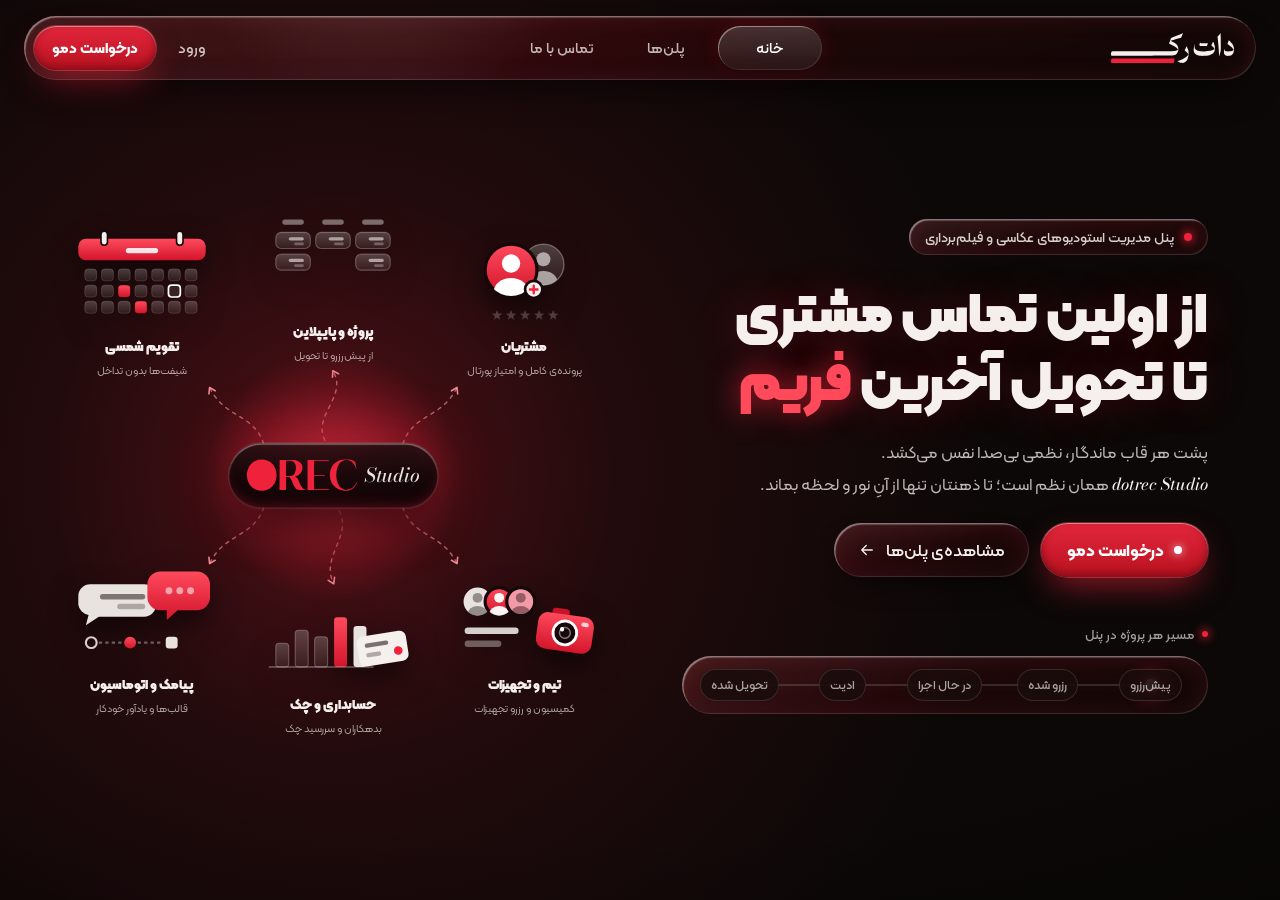
<file: index.html>
<!doctype html>
<html lang="fa" dir="rtl">
<head>
<meta charset="utf-8">
<meta name="viewport" content="width=device-width, initial-scale=1">
<title>dotrec Studio — خانه</title>
<meta name="description" content="dotrec Studio، پنل مدیریت استودیوهای عکاسی و فیلم‌برداری؛ از اولین تماس مشتری تا تحویل آخرین فریم.">
<meta name="theme-color" content="#0B0807">
<link rel="icon" href="assets/logo/favicon.svg" type="image/svg+xml">
<link rel="preconnect" href="https://fonts.googleapis.com">
<link rel="preconnect" href="https://fonts.gstatic.com" crossorigin>
<link rel="stylesheet" href="https://fonts.googleapis.com/css2?family=Bodoni+Moda:ital,opsz,wght@0,6..96,400..800;1,6..96,400..800&amp;display=swap">
<link rel="stylesheet" href="css/base.css">
<link rel="stylesheet" href="css/home.css">
<script src="js/main.js" defer></script>
</head>
<body>
<div class="home is-intro">

<svg class="svg-defs" width="0" height="0" aria-hidden="true" focusable="false">
<defs>
<filter id="lg-card" x="0" y="0" width="1" height="1" color-interpolation-filters="sRGB"><feImage href="assets/glass/lg-card.png" x="0" y="0" width="100%" height="100%" preserveAspectRatio="none" result="map"></feImage><feDisplacementMap in="SourceGraphic" in2="map" scale="46" xChannelSelector="R" yChannelSelector="G"></feDisplacementMap></filter>
<filter id="lg-pill" x="0" y="0" width="1" height="1" color-interpolation-filters="sRGB"><feImage href="assets/glass/lg-pill.png" x="0" y="0" width="100%" height="100%" preserveAspectRatio="none" result="map"></feImage><feDisplacementMap in="SourceGraphic" in2="map" scale="30" xChannelSelector="R" yChannelSelector="G"></feDisplacementMap></filter>
<filter id="lg-btn" x="0" y="0" width="1" height="1" color-interpolation-filters="sRGB"><feImage href="assets/glass/lg-btn.png" x="0" y="0" width="100%" height="100%" preserveAspectRatio="none" result="map"></feImage><feDisplacementMap in="SourceGraphic" in2="map" scale="24" xChannelSelector="R" yChannelSelector="G"></feDisplacementMap></filter>
<filter id="lg-panel" x="0" y="0" width="1" height="1" color-interpolation-filters="sRGB"><feImage href="assets/glass/lg-panel.png" x="0" y="0" width="100%" height="100%" preserveAspectRatio="none" result="map"></feImage><feDisplacementMap in="SourceGraphic" in2="map" scale="56" xChannelSelector="R" yChannelSelector="G"></feDisplacementMap></filter>
<linearGradient id="il-glass" x1="0" y1="0" x2="0" y2="1"><stop offset="0" stop-color="#fff" stop-opacity=".22"></stop><stop offset="1" stop-color="#fff" stop-opacity=".07"></stop></linearGradient>
<linearGradient id="il-red" x1="0" y1="0" x2="0" y2="1"><stop offset="0" stop-color="#FF4A5C"></stop><stop offset="1" stop-color="#D3152C"></stop></linearGradient>
<filter id="il-sh" x="-30%" y="-40%" width="160%" height="200%"><feDropShadow dx="0" dy="3" stdDeviation="2.4" flood-color="#000" flood-opacity=".5"></feDropShadow></filter>
<path id="il-star" d="M0-5L1.23-1.7L4.76-1.55L2 .65L2.94 4.05L0 2.1L-2.94 4.05L-2 .65L-4.76-1.55L-1.23-1.7Z"></path>
</defs>
</svg>

<header class="nav-wrap">
<nav class="lg nav" aria-label="ناوبری اصلی">
<span class="lg-fx is-pill"></span><span class="lg-tint"></span><span class="lg-spec"></span><span class="lg-shine"></span>
<a class="brand lg-c" href="index.html" aria-label="dotrec Studio، خانه"><svg class="fa-logo" viewBox="0 0 1482 361" width="123" height="30" aria-hidden="true" focusable="false" style="--dl: .7s"><defs><clipPath id="fal-nav"><rect class="fa-wipe" x="-20" y="-60" width="1540" height="481"></rect></clipPath></defs><path clip-path="url(#fal-nav)" fill="#F5F0ED" d="M847 359C838 358 801 341 800 339C800 339 801 338 803 337C843 328 893 302 919 277C932 263 934 256 927 246C922 239 907 224 890 210L887 207L890 201C895 193 902 179 906 169C908 164 910 160 910 160C911 160 922 182 926 192C934 212 935 221 935 244C935 275 931 296 920 318C905 349 876 366 847 359ZM1301 250C1300 215 1296 164 1290 104C1288 78 1284 47 1283 46C1283 46 1287 42 1291 37C1300 26 1306 18 1313 8C1318 0 1320 -2 1320 1C1320 2 1321 21 1322 43C1323 67 1323 104 1323 138C1324 211 1323 219 1310 258C1307 268 1304 277 1304 278C1304 278 1303 279 1303 279C1302 279 1301 273 1301 250ZM1085 275C1083 275 1077 275 1072 274C1020 268 996 245 996 203C996 185 999 168 1005 149C1008 140 1009 137 1010 137C1012 137 1012 137 1012 140C1011 141 1010 146 1009 150C1009 154 1008 163 1008 169C1008 180 1008 181 1010 186C1023 212 1060 223 1126 222C1180 220 1219 213 1239 200C1247 195 1248 193 1244 186C1242 181 1220 158 1212 151L1208 148L1210 145C1213 141 1219 128 1225 114C1228 108 1230 104 1231 104C1234 104 1248 142 1250 157C1255 184 1253 209 1244 227C1231 253 1201 268 1153 274C1141 275 1093 276 1085 275ZM1391 275C1364 269 1356 247 1363 200C1364 196 1364 193 1364 193C1364 192 1365 192 1365 192C1366 192 1367 194 1367 198C1369 211 1373 216 1384 220C1393 222 1430 222 1444 220C1465 216 1478 209 1476 202C1473 189 1443 158 1412 138C1408 135 1403 133 1403 132C1403 132 1406 125 1409 116C1412 107 1416 97 1417 93C1417 90 1419 87 1419 87C1422 87 1451 117 1458 127C1472 147 1481 169 1482 192C1483 227 1474 252 1454 265C1440 274 1410 278 1391 275ZM8 273C2 272 -1 265 0 250C1 235 5 226 10 222C12 221 70 220 380 220C781 219 754 220 779 214C795 210 806 204 806 198C806 186 760 155 709 133C703 131 698 129 698 129C698 128 699 126 701 122C704 114 716 82 719 72C722 63 724 61 730 58C734 55 863 4 866 3C867 3 868 3 868 3C868 4 865 11 860 20C856 28 851 40 849 45C847 53 845 55 844 56C829 59 720 92 719 93C719 93 726 97 734 101C753 110 767 119 777 126C786 133 799 146 802 152C810 165 813 184 811 203C809 225 804 237 792 249C780 261 766 267 740 272C731 273 700 273 370 274C172 274 9 274 8 273ZM1078 157C1070 155 1065 151 1065 144C1065 141 1072 115 1073 115C1073 115 1074 116 1075 118C1078 124 1081 124 1110 124C1123 124 1142 124 1151 123C1160 123 1168 122 1168 122C1168 122 1166 126 1165 131C1163 136 1160 143 1159 147C1156 156 1159 156 1130 157C1105 158 1084 158 1078 157Z"></path><path class="fa-r" fill="#EE223B" d="M8 360C2 359 -1 352 0 337C1 321 5 312 11 309C14 307 47 307 390 307L766 307L765 311C765 314 763 326 761 338L757 360L383 361C178 361 9 361 8 360Z"></path></svg></a>
<div class="nav-links lg-c">
<span class="nav-lens" aria-hidden="true" style="transform: translateX(0px)"></span>
<a class="nav-link" href="index.html" aria-current="page">خانه</a>
<a class="nav-link" href="plans.html">پلن‌ها</a>
<a class="nav-link" href="contact.html">تماس با ما</a>
</div>
<div class="nav-actions lg-c">
<a class="nav-login" href="#login">ورود</a>
<a class="btn-red btn-sm" href="contact.html"><span>درخواست دمو</span></a>
<button class="nav-menu" type="button" aria-label="باز کردن منو" aria-expanded="false" aria-controls="menu-sheet">
<svg width="20" height="20" viewBox="0 0 24 24" fill="none" stroke="currentColor" stroke-width="1.8" stroke-linecap="round" aria-hidden="true"><path d="M4 7h16M4 12h16M4 17h10"></path></svg>
</button>
</div>
</nav>
</header>

<div class="lg sheet" id="menu-sheet" hidden>
<span class="lg-fx is-panel"></span><span class="lg-tint"></span><span class="lg-shine"></span>
<a class="sheet-link lg-c" href="index.html" aria-current="page">خانه</a>
<a class="sheet-link lg-c" href="plans.html">پلن‌ها</a>
<a class="sheet-link lg-c" href="contact.html">تماس با ما</a>
<a class="sheet-link lg-c" href="#login">ورود به پنل</a>
</div>

<main class="home-grid">
<section class="hero" aria-labelledby="home-title">
<p class="lg eyebrow dev" style="--dd: .9s">
<span class="lg-fx is-btn"></span><span class="lg-tint"></span><span class="lg-shine"></span>
<span class="rec lg-c"></span><span class="lg-c">پنل مدیریت استودیوهای عکاسی و فیلم‌برداری</span>
</p>
<h1 id="home-title" class="h1 dev" style="--dd: 1.05s"><span class="l">از اولین تماس مشتری</span><span class="l">تا تحویل آخرین <em>فریم</em></span></h1>
<p class="sub dev" style="--dd: 1.3s">پشت هر قاب ماندگار، نظمی بی‌صدا نفس می‌کشد.<br> <bdi class="bodoni">dotrec Studio</bdi> همان نظم است؛ تا ذهنتان تنها از آنِ نور و لحظه بماند.</p>
<div class="ctas dev" style="--dd: 1.5s">
<a class="btn-red" href="contact.html"><span class="rec"></span><span>درخواست دمو</span></a>
<a class="lg btn-glass" href="plans.html"><span class="lg-fx is-btn"></span><span class="lg-tint"></span><span class="lg-spec"></span><span class="lg-shine"></span><span class="lg-c">مشاهده‌ی پلن‌ها</span><svg class="lg-c" width="18" height="18" viewBox="0 0 24 24" fill="none" stroke="currentColor" stroke-width="1.8" stroke-linecap="round" stroke-linejoin="round" aria-hidden="true"><path d="M19 12H5M11 6l-6 6 6 6"></path></svg></a>
</div>
<div class="pipe dev" style="--dd: 1.75s">
<span class="pipe-label"><span class="rec"></span>مسیر هر پروژه در پنل</span>
<div class="lg pipe-tray" role="list" aria-label="مراحل پروژه">
<span class="lg-fx is-pill"></span><span class="lg-tint"></span><span class="lg-spec"></span><span class="lg-shine"></span>
<div class="pipe-track lg-c">
<span class="pipe-line" aria-hidden="true"></span>
<span class="pipe-fill" aria-hidden="true"></span>
<span class="pipe-dot" aria-hidden="true"></span>
<span class="stage st1" role="listitem">پیش‌رزرو</span>
<span class="stage st2" role="listitem">رزرو شده</span>
<span class="stage st3" role="listitem">در حال اجرا</span>
<span class="stage st4" role="listitem">ادیت</span>
<span class="stage st5" role="listitem">تحویل شده</span>
<span class="pipe-stars" aria-hidden="true"><span style="--i: 0"></span><span style="--i: 1"></span><span style="--i: 2"></span><span style="--i: 3"></span><span style="--i: 4"></span></span>
</div>
</div>
</div>
</section>

<section class="scene" aria-label="امکانات dotrec Studio">
<div class="lamp" aria-hidden="true"><span class="ambient"></span></div>
<p class="m-sub">امکانات پنل</p>
<div class="map">
<svg class="links" viewBox="0 0 690 600" aria-hidden="true" focusable="false">
<defs><marker id="ah" viewBox="0 0 10 10" refX="6" refY="5" markerWidth="7" markerHeight="7" orient="auto-start-reverse"><path d="M1.5 1.5L7 5L1.5 8.5" fill="none" stroke="rgba(255,150,160,.9)" stroke-width="1.6" stroke-linecap="round" stroke-linejoin="round"></path></marker></defs>
<path class="lnk l1" style="--ld: 1.35s" d="M428 262C440 226 474 232 492 196" marker-end="url(#ah)"></path><path class="lnk l2" style="--ld: 1.45s" d="M335 258C320 228 362 206 345 176" marker-end="url(#ah)"></path><path class="lnk l3" style="--ld: 1.55s" d="M262 262C250 226 216 232 198 196" marker-end="url(#ah)"></path><path class="lnk l4" style="--ld: 1.65s" d="M428 338C440 374 474 368 492 404" marker-end="url(#ah)"></path><path class="lnk l5" style="--ld: 1.75s" d="M352 342C368 372 330 396 345 428" marker-end="url(#ah)"></path><path class="lnk l6" style="--ld: 1.85s" d="M262 338C250 374 216 368 198 404" marker-end="url(#ah)"></path>
</svg>
<span class="hub-glow" aria-hidden="true"></span>
<div class="lg hub"><span class="lg-fx is-pill"></span><span class="lg-tint"></span><span class="lg-spec"></span><span class="lg-shine"></span>
<span class="hub-in lg-c" aria-label="dotrec Studio"><svg class="dr-logo" viewBox="0 0 1574 449" width="150" height="43" aria-hidden="true" focusable="false" style="--dl: 1.15s">
<defs><clipPath id="drc-hub"><rect x="430" y="-300" width="1300" height="1049"></rect></clipPath></defs>
<path class="dr-ring" d="M424 224C424 356 336 449 212 449C88 449 0 356 0 224C0 93 88 0 212 0C336 0 424 93 424 224Z"></path>
<g clip-path="url(#drc-hub)"><g class="dr-word" fill="#EE223B">
<path fill-rule="evenodd" d="M560 344L560 250L572 250C587 250 597 252 605 256C606 257 608 258 608 258C609 258 609 258 609 258C609 259 610 260 611 260C617 264 622 270 627 278C630 283 633 288 633 289C633 289 633 290 634 290C635 291 640 304 644 313C649 325 653 336 654 338C654 339 655 340 655 342C655 342 656 344 656 344C656 344 656 344 656 345C656 346 657 348 666 366C669 372 672 378 672 378C673 378 673 378 673 378C673 379 678 387 679 390C686 400 689 405 693 410C698 416 707 423 714 427C720 430 732 434 735 434C736 434 737 434 737 434C738 435 742 435 747 436C755 437 757 437 796 437L837 437L837 434C837 431 836 430 834 430C831 430 826 430 825 429C824 429 822 428 820 427C817 426 814 424 810 421C808 420 807 419 806 419C805 418 794 407 792 405C792 404 790 402 789 401C788 399 785 395 783 392C781 389 779 386 778 386C778 385 777 383 776 382C775 380 774 378 774 378C773 377 772 375 771 374C771 373 769 369 767 367C764 361 761 354 756 344C752 336 747 325 745 318C744 317 743 314 742 313C742 312 741 308 739 305C737 300 731 288 730 285C729 285 729 284 729 284C729 283 724 275 720 270C716 265 709 258 706 256C702 253 696 250 696 250C695 250 694 250 693 249C692 248 689 248 687 248C685 247 683 247 683 246C683 246 684 246 686 246C689 245 695 243 697 242C697 242 699 242 700 242C703 241 708 239 715 235C717 235 719 234 720 234C720 234 721 234 721 233C721 233 721 232 722 232C722 232 724 232 726 230C728 229 730 228 730 228C730 228 731 227 732 227C733 226 734 225 735 225C735 224 738 223 740 221C742 219 744 218 744 218C745 218 755 208 760 202C767 195 777 181 777 179C777 178 777 178 777 178C778 178 782 169 785 163C789 151 791 141 792 124C794 111 791 92 786 81C782 72 779 66 778 66C778 66 778 65 778 65C778 62 763 47 755 41C752 39 750 37 748 36C746 34 738 30 736 29C736 28 734 28 733 27C732 26 731 26 731 26C730 26 729 26 729 26C729 25 725 23 719 21C717 20 715 19 714 19C708 16 685 11 676 10C659 8 657 8 561 8C510 8 468 8 468 8C467 9 467 437 467 437C467 438 480 438 513 438L559 438L560 344ZM560 236C559 236 559 22 560 21C561 20 627 21 632 22C638 23 643 24 645 25C646 26 648 26 648 26C649 26 649 26 649 26C649 27 649 27 650 27C652 27 665 35 671 40C680 49 685 56 692 72C693 73 696 82 696 83C696 84 696 85 696 86C697 86 697 88 697 88C697 89 697 90 697 90C698 90 698 91 698 91C698 92 698 94 698 96C700 104 700 118 700 127C699 137 697 152 696 154C696 155 696 157 695 160C694 165 691 176 690 178C689 179 689 180 689 180C689 181 684 191 682 196C680 198 679 201 678 202C678 202 676 204 675 206C674 208 673 209 673 209C673 210 663 220 660 222C654 227 644 232 637 234C627 237 626 237 592 237C568 237 561 237 560 236Z"></path>
<path fill-rule="evenodd" d="M1169 432L1169 425L1064 425C1006 425 958 425 958 425C958 425 958 235 958 235C958 235 992 235 1033 235C1075 235 1109 235 1110 235L1112 234L1112 228C1112 223 1111 222 1111 222C1110 222 1076 222 1034 222C986 222 958 222 958 222C958 221 958 21 959 21C959 20 1006 20 1064 20L1169 20L1169 14L1169 8L1017 8C873 8 865 8 865 9C865 10 865 106 865 224C866 427 866 437 866 438C867 438 935 438 1018 438L1169 438L1169 432Z"></path>
<path fill-rule="evenodd" d="M1450 442C1461 440 1469 438 1480 432C1490 428 1504 420 1505 419C1505 418 1506 418 1506 418C1508 418 1518 409 1526 402C1535 392 1541 386 1544 380C1545 379 1546 378 1546 378C1546 378 1548 376 1549 374C1550 372 1552 370 1552 370C1552 370 1553 368 1554 367C1555 365 1557 362 1558 360C1559 358 1561 356 1561 355C1561 354 1561 354 1562 354C1562 354 1567 344 1568 340C1569 340 1569 338 1570 338C1572 331 1574 326 1573 325C1572 324 1568 324 1567 325C1567 326 1566 328 1564 330C1563 332 1562 335 1562 336C1561 336 1561 337 1560 338C1560 338 1559 340 1555 347C1551 353 1541 368 1540 368C1540 369 1538 371 1536 373C1534 375 1532 378 1532 378C1531 379 1530 380 1529 382C1525 386 1510 401 1506 404C1504 405 1502 407 1500 408C1499 410 1489 416 1488 416C1488 416 1487 416 1486 416C1486 417 1484 418 1483 418C1482 418 1481 419 1481 419C1480 420 1470 424 1463 426C1440 434 1409 435 1387 429C1372 425 1356 417 1345 408C1344 407 1342 405 1340 404C1339 403 1336 400 1334 398C1332 396 1331 394 1330 394C1330 393 1326 389 1323 385C1320 381 1313 371 1313 371C1313 370 1313 370 1313 370C1312 370 1297 342 1297 340C1297 340 1296 339 1296 337C1293 331 1289 320 1287 311C1284 300 1281 288 1281 285C1281 284 1281 282 1281 282C1280 282 1280 280 1280 277C1279 275 1279 272 1278 270C1278 268 1278 264 1278 260C1277 256 1277 251 1276 249C1275 232 1276 189 1279 170C1279 168 1280 164 1280 161C1281 158 1281 155 1282 154C1282 153 1282 151 1282 150C1284 145 1288 128 1288 127C1289 126 1289 124 1289 124C1289 123 1291 116 1292 114C1293 113 1293 112 1293 112C1294 110 1297 102 1299 98C1300 96 1300 94 1300 94C1300 93 1306 83 1306 82C1306 82 1307 81 1308 79C1309 78 1310 76 1311 75C1315 66 1325 54 1332 46C1339 40 1353 28 1354 28C1354 28 1356 26 1358 25C1362 22 1372 17 1379 15C1394 10 1408 8 1429 10C1442 11 1463 15 1465 18C1466 18 1466 18 1467 18C1470 18 1486 26 1493 32C1504 39 1516 51 1523 61C1539 83 1549 104 1558 133L1559 138L1562 138C1564 138 1565 138 1565 138C1565 137 1565 134 1564 130C1563 126 1561 119 1560 115C1560 111 1558 106 1558 104C1558 101 1556 96 1556 92C1555 87 1554 83 1554 82C1553 82 1553 80 1552 78C1552 77 1551 74 1551 71C1550 69 1549 63 1548 59C1544 37 1543 35 1540 34C1540 34 1539 33 1538 33C1531 28 1523 23 1510 17C1504 14 1492 10 1491 10C1490 10 1490 10 1489 10C1487 8 1465 3 1454 2C1433 0 1402 0 1387 1C1373 2 1365 4 1356 6C1349 7 1346 8 1338 10C1335 10 1320 16 1316 17C1307 21 1296 26 1288 30C1285 32 1282 34 1282 34C1282 34 1280 35 1278 37C1275 39 1272 41 1270 42C1264 46 1252 57 1247 62C1244 64 1242 66 1242 66C1242 66 1241 66 1241 67C1241 68 1240 69 1239 70C1236 72 1225 86 1221 92C1220 93 1218 96 1218 97C1217 98 1216 99 1216 99C1216 99 1214 102 1212 106C1210 109 1208 112 1208 113C1208 113 1208 114 1208 114C1208 114 1202 125 1201 128C1201 128 1200 130 1200 132C1198 135 1194 146 1193 150C1192 152 1192 156 1191 158C1190 162 1187 178 1186 182C1186 184 1186 186 1186 186C1185 186 1185 188 1185 190C1185 193 1184 198 1184 203C1182 227 1185 264 1190 284C1192 290 1194 297 1195 300C1198 307 1199 311 1200 313C1201 314 1201 315 1201 316C1201 317 1208 330 1208 330C1208 330 1208 331 1208 331C1208 332 1209 333 1210 335C1211 336 1212 337 1212 337C1212 338 1218 348 1219 350C1220 351 1222 353 1223 355C1226 360 1227 360 1228 362C1228 362 1230 364 1231 366C1239 375 1250 386 1262 396C1268 401 1281 410 1282 410C1282 410 1284 411 1285 412C1286 413 1287 414 1288 414C1288 414 1289 414 1290 415C1292 416 1294 417 1296 418C1298 419 1307 424 1309 425C1316 428 1333 434 1335 434C1336 434 1337 434 1337 434C1337 435 1338 435 1338 435C1339 435 1342 436 1345 437C1348 438 1353 439 1355 439C1357 440 1360 440 1361 440C1362 441 1365 441 1374 443C1400 447 1430 446 1450 442Z"></path>
</g></g>
<g class="dr-fall"><g class="dr-squash"><path class="dr-lamp" fill="#EE223B" d="M424 224C424 356 336 449 212 449C88 449 0 356 0 224C0 93 88 0 212 0C336 0 424 93 424 224Z"></path></g></g>
</svg><span class="bodoni hub-st">Studio</span></span>
</div>
<div class="feat f1" style="--fd: 1.55s; --fl: 0s"><div class="feat-in">
<svg class="fill" viewBox="8 5 134 89.33" aria-hidden="true" focusable="false"><defs><clipPath id="il1-a"><circle cx="93" cy="38" r="19"></circle></clipPath><clipPath id="il1-b"><circle cx="63" cy="43" r="24"></circle></clipPath></defs><circle cx="93" cy="38" r="19" fill="url(#il-glass)" stroke="rgba(255,255,255,.32)" stroke-width="1.2"></circle><g clip-path="url(#il1-a)" fill="rgba(245,240,237,.62)"><circle cx="93" cy="33" r="6.5"></circle><ellipse cx="93" cy="54" rx="13" ry="10"></ellipse></g><circle cx="63" cy="43" r="24" fill="url(#il-red)" stroke="#16080A" stroke-width="3"></circle><g clip-path="url(#il1-b)" fill="#fff"><circle cx="63" cy="37" r="8.5"></circle><ellipse cx="63" cy="63" rx="16" ry="12.5"></ellipse></g><circle cx="84" cy="61" r="8" fill="#F5F0ED" stroke="#16080A" stroke-width="2.5"></circle><path d="M84 57.5v7M80.5 61h7" stroke="#EE223B" stroke-width="2.2" stroke-linecap="round"></path><g fill="rgba(245,240,237,.22)"><use href="#il-star" x="50" y="85"></use><use href="#il-star" x="63" y="85"></use><use href="#il-star" x="76" y="85"></use><use href="#il-star" x="89" y="85"></use><use href="#il-star" x="102" y="85"></use></g><g fill="#EE223B"><use class="il-s" href="#il-star" x="102" y="85" style="--i: 0"></use><use class="il-s" href="#il-star" x="89" y="85" style="--i: 1"></use><use class="il-s" href="#il-star" x="76" y="85" style="--i: 2"></use><use class="il-s" href="#il-star" x="63" y="85" style="--i: 3"></use></g></svg>
<strong class="f-t">مشتریان</strong><span class="f-s">پرونده‌ی کامل و امتیاز پورتال</span>
</div></div>
<div class="feat f2" style="--fd: 1.7s; --fl: -1.5s"><div class="feat-in">
<svg class="fill" viewBox="8 5 134 89.33" aria-hidden="true" focusable="false"><g fill="rgba(245,240,237,.42)"><rect x="102" y="10" width="20" height="5" rx="2.5"></rect><rect x="65" y="10" width="20" height="5" rx="2.5"></rect><rect x="28" y="10" width="20" height="5" rx="2.5"></rect></g><rect x="96" y="22" width="32" height="15" rx="5" fill="url(#il-glass)" stroke="rgba(255,255,255,.26)" stroke-width="1"></rect><rect x="96" y="42" width="32" height="15" rx="5" fill="url(#il-glass)" stroke="rgba(255,255,255,.26)" stroke-width="1"></rect><rect x="59" y="22" width="32" height="15" rx="5" fill="url(#il-glass)" stroke="rgba(255,255,255,.26)" stroke-width="1"></rect><rect x="22" y="22" width="32" height="15" rx="5" fill="url(#il-glass)" stroke="rgba(255,255,255,.26)" stroke-width="1"></rect><rect x="22" y="42" width="32" height="15" rx="5" fill="url(#il-glass)" stroke="rgba(255,255,255,.26)" stroke-width="1"></rect><rect x="108" y="26.5" width="14" height="3" rx="1.5" fill="rgba(245,240,237,.6)"></rect><rect x="113" y="31.5" width="9" height="2.5" rx="1.25" fill="rgba(245,240,237,.3)"></rect><rect x="108" y="46.5" width="14" height="3" rx="1.5" fill="rgba(245,240,237,.6)"></rect><rect x="113" y="51.5" width="9" height="2.5" rx="1.25" fill="rgba(245,240,237,.3)"></rect><rect x="71" y="26.5" width="14" height="3" rx="1.5" fill="rgba(245,240,237,.6)"></rect><rect x="76" y="31.5" width="9" height="2.5" rx="1.25" fill="rgba(245,240,237,.3)"></rect><rect x="34" y="26.5" width="14" height="3" rx="1.5" fill="rgba(245,240,237,.6)"></rect><rect x="39" y="31.5" width="9" height="2.5" rx="1.25" fill="rgba(245,240,237,.3)"></rect><rect x="34" y="46.5" width="14" height="3" rx="1.5" fill="rgba(245,240,237,.6)"></rect><rect x="39" y="51.5" width="9" height="2.5" rx="1.25" fill="rgba(245,240,237,.3)"></rect><g class="il-drag" filter="url(#il-sh)"><rect x="96" y="62" width="32" height="15" rx="5" fill="url(#il-red)"></rect><rect x="108" y="66.5" width="14" height="3" rx="1.5" fill="rgba(255,255,255,.92)"></rect><rect x="113" y="71.5" width="9" height="2.5" rx="1.25" fill="rgba(255,255,255,.55)"></rect><circle cx="102.5" cy="69.5" r="2.6" fill="#fff"></circle></g></svg>
<strong class="f-t">پروژه و پایپلاین</strong><span class="f-s">از پیش‌رزرو تا تحویل</span>
</div></div>
<div class="feat f3" style="--fd: 1.85s; --fl: -3s"><div class="feat-in">
<svg class="fill" viewBox="8 5 134 89.33" aria-hidden="true" focusable="false"><rect x="16" y="14" width="118" height="20" rx="7" fill="url(#il-red)"></rect><rect x="37" y="7" width="6" height="13" rx="3" fill="#F5F0ED" stroke="#16080A" stroke-width="1.5"></rect><rect x="107" y="7" width="6" height="13" rx="3" fill="#F5F0ED" stroke="#16080A" stroke-width="1.5"></rect><rect x="60" y="22.5" width="30" height="5" rx="2.5" fill="rgba(255,255,255,.88)"></rect><rect x="22" y="42" width="11" height="11" rx="3" fill="url(#il-glass)" stroke="rgba(255,255,255,.16)" stroke-width=".8"></rect><rect x="37.5" y="42" width="11" height="11" rx="3" fill="url(#il-glass)" stroke="rgba(255,255,255,.16)" stroke-width=".8"></rect><rect x="53" y="42" width="11" height="11" rx="3" fill="url(#il-glass)" stroke="rgba(255,255,255,.16)" stroke-width=".8"></rect><rect x="68.5" y="42" width="11" height="11" rx="3" fill="url(#il-glass)" stroke="rgba(255,255,255,.16)" stroke-width=".8"></rect><rect x="84" y="42" width="11" height="11" rx="3" fill="url(#il-glass)" stroke="rgba(255,255,255,.16)" stroke-width=".8"></rect><rect x="99.5" y="42" width="11" height="11" rx="3" fill="url(#il-glass)" stroke="rgba(255,255,255,.16)" stroke-width=".8"></rect><rect x="115" y="42" width="11" height="11" rx="3" fill="url(#il-glass)" stroke="rgba(255,255,255,.16)" stroke-width=".8"></rect><rect x="22" y="57" width="11" height="11" rx="3" fill="url(#il-glass)" stroke="rgba(255,255,255,.16)" stroke-width=".8"></rect><rect x="37.5" y="57" width="11" height="11" rx="3" fill="url(#il-glass)" stroke="rgba(255,255,255,.16)" stroke-width=".8"></rect><rect x="53" y="57" width="11" height="11" rx="3" fill="url(#il-red)"></rect><rect x="68.5" y="57" width="11" height="11" rx="3" fill="url(#il-glass)" stroke="rgba(255,255,255,.16)" stroke-width=".8"></rect><rect x="84" y="57" width="11" height="11" rx="3" fill="url(#il-glass)" stroke="rgba(255,255,255,.16)" stroke-width=".8"></rect><rect x="99.5" y="57" width="11" height="11" rx="3" fill="rgba(255,255,255,.1)" stroke="#fff" stroke-width="1.6"></rect><rect x="115" y="57" width="11" height="11" rx="3" fill="url(#il-glass)" stroke="rgba(255,255,255,.16)" stroke-width=".8"></rect><rect x="22" y="72" width="11" height="11" rx="3" fill="url(#il-glass)" stroke="rgba(255,255,255,.16)" stroke-width=".8"></rect><rect x="37.5" y="72" width="11" height="11" rx="3" fill="url(#il-glass)" stroke="rgba(255,255,255,.16)" stroke-width=".8"></rect><rect x="53" y="72" width="11" height="11" rx="3" fill="url(#il-glass)" stroke="rgba(255,255,255,.16)" stroke-width=".8"></rect><rect x="68.5" y="72" width="11" height="11" rx="3" fill="url(#il-red)"></rect><rect x="84" y="72" width="11" height="11" rx="3" fill="url(#il-glass)" stroke="rgba(255,255,255,.16)" stroke-width=".8"></rect><rect x="99.5" y="72" width="11" height="11" rx="3" fill="url(#il-glass)" stroke="rgba(255,255,255,.16)" stroke-width=".8"></rect><rect x="115" y="72" width="11" height="11" rx="3" fill="url(#il-glass)" stroke="rgba(255,255,255,.16)" stroke-width=".8"></rect></svg>
<strong class="f-t">تقویم شمسی</strong><span class="f-s">شیفت‌ها بدون تداخل</span>
</div></div>
<div class="feat f4" style="--fd: 2s; --fl: -4.5s"><div class="feat-in">
<svg class="fill" viewBox="8 5 134 89.33" aria-hidden="true" focusable="false"><defs><clipPath id="il4-a"><circle cx="32" cy="38" r="13"></circle></clipPath><clipPath id="il4-b"><circle cx="52" cy="38" r="13"></circle></clipPath><clipPath id="il4-c"><circle cx="72" cy="38" r="13"></circle></clipPath></defs><circle cx="32" cy="38" r="13" fill="#E9E3E0"></circle><g clip-path="url(#il4-a)" fill="rgba(22,8,10,.4)"><circle cx="32" cy="34.5" r="4.6"></circle><ellipse cx="32" cy="49" rx="9" ry="7"></ellipse></g><circle cx="52" cy="38" r="13" fill="url(#il-red)" stroke="#16080A" stroke-width="3"></circle><g clip-path="url(#il4-b)" fill="rgba(255,255,255,.95)"><circle cx="52" cy="34.5" r="4.6"></circle><ellipse cx="52" cy="49" rx="9" ry="7"></ellipse></g><circle cx="72" cy="38" r="13" fill="#F29AA6" stroke="#16080A" stroke-width="3"></circle><g clip-path="url(#il4-c)" fill="rgba(22,8,10,.42)"><circle cx="72" cy="34.5" r="4.6"></circle><ellipse cx="72" cy="49" rx="9" ry="7"></ellipse></g><rect x="20" y="62" width="50" height="6" rx="3" fill="rgba(245,240,237,.86)"></rect><rect x="20" y="74" width="34" height="6" rx="3" fill="rgba(245,240,237,.36)"></rect><g transform="rotate(8 113 66)"><rect x="99" y="45" width="16" height="8" rx="3" fill="#C8132A"></rect><rect x="87" y="50" width="52" height="34" rx="9" fill="url(#il-red)"></rect><rect x="127" y="55" width="7" height="4" rx="2" fill="rgba(255,255,255,.75)"></rect><circle cx="113" cy="67" r="11" fill="#16080A" stroke="#fff" stroke-width="2.6"></circle><circle cx="113" cy="67" r="5" fill="none" stroke="rgba(255,255,255,.45)" stroke-width="1.4"></circle><circle cx="110" cy="64" r="2" fill="#fff"></circle></g></svg>
<strong class="f-t">تیم و تجهیزات</strong><span class="f-s">کمیسیون و رزرو تجهیزات</span>
</div></div>
<div class="feat f5" style="--fd: 2.15s; --fl: -2.2s"><div class="feat-in">
<svg class="fill" viewBox="8 5 134 89.33" aria-hidden="true" focusable="false"><rect x="22" y="58" width="12" height="22" rx="3" fill="url(#il-glass)" stroke="rgba(255,255,255,.26)" stroke-width="1"></rect><rect x="40" y="46" width="12" height="34" rx="3" fill="url(#il-glass)" stroke="rgba(255,255,255,.26)" stroke-width="1"></rect><rect x="58" y="52" width="12" height="28" rx="3" fill="url(#il-glass)" stroke="rgba(255,255,255,.26)" stroke-width="1"></rect><rect x="76" y="34" width="12" height="46" rx="3" fill="url(#il-red)"></rect><rect x="94" y="42" width="12" height="38" rx="3" fill="#E9E3E0"></rect><path d="M16 80H112" stroke="rgba(245,240,237,.36)" stroke-width="1.5" stroke-linecap="round"></path><path class="il-line" pathLength="100" d="M28 50L46 40L64 46L82 28L100 36" fill="none" stroke="#fff" stroke-width="2" stroke-linecap="round" stroke-linejoin="round"></path><circle class="il-pop" cx="100" cy="36" r="3.6" fill="#EE223B" stroke="#fff" stroke-width="1.6"></circle><g transform="rotate(-9 121 63)"><rect x="98" y="49" width="46" height="28" rx="6" fill="#F5F0ED"></rect><rect x="105" y="56" width="22" height="4" rx="2" fill="rgba(20,8,9,.55)"></rect><rect x="105" y="65" width="14" height="4" rx="2" fill="rgba(20,8,9,.3)"></rect><circle cx="135" cy="67" r="4" fill="#EE223B"></circle></g></svg>
<strong class="f-t">حسابداری و چک</strong><span class="f-s">بدهکاران و سررسید چک</span>
</div></div>
<div class="feat f6" style="--fd: 2.3s; --fl: -3.7s"><div class="feat-in">
<svg class="fill" viewBox="8 5 134 89.33" aria-hidden="true" focusable="false"><path d="M27 22H77A11 11 0 0 1 88 33V41A11 11 0 0 1 77 52H35L23 60L25.5 50.3A11 11 0 0 1 16 41V33A11 11 0 0 1 27 22Z" fill="#E9E3E0"></path><rect x="36" y="31" width="42" height="5" rx="2.5" fill="rgba(20,8,9,.5)"></rect><rect x="52" y="40" width="26" height="5" rx="2.5" fill="rgba(20,8,9,.28)"></rect><path d="M92 10h34a12 12 0 0 1 12 12v12a12 12 0 0 1-12 12h-18l-10 9v-9h-6a12 12 0 0 1-12-12V22a12 12 0 0 1 12-12z" fill="url(#il-red)"></path><circle class="il-type" cx="100" cy="28" r="3.2" fill="#fff" style="--i: 0"></circle><circle class="il-type" cx="110" cy="28" r="3.2" fill="#fff" style="--i: 1"></circle><circle class="il-type" cx="120" cy="28" r="3.2" fill="#fff" style="--i: 2"></circle><circle cx="28" cy="76" r="5" fill="none" stroke="rgba(245,240,237,.86)" stroke-width="2"></circle><path d="M35 76H57" stroke="rgba(245,240,237,.36)" stroke-width="2" stroke-dasharray="3 3"></path><circle cx="64" cy="76" r="5.5" fill="url(#il-red)"></circle><path d="M71 76H93" stroke="rgba(245,240,237,.36)" stroke-width="2" stroke-dasharray="3 3"></path><rect x="97" y="70.5" width="11" height="11" rx="3" fill="#E9E3E0"></rect><circle class="il-run" cx="33" cy="76" r="2.2" fill="#fff"></circle></svg>
<strong class="f-t">پیامک و اتوماسیون</strong><span class="f-s">قالب‌ها و یادآور خودکار</span>
</div></div>
</div>
</section>
</main>

<div class="vignette" aria-hidden="true"></div>
</div>
</body>
</html>
</file>
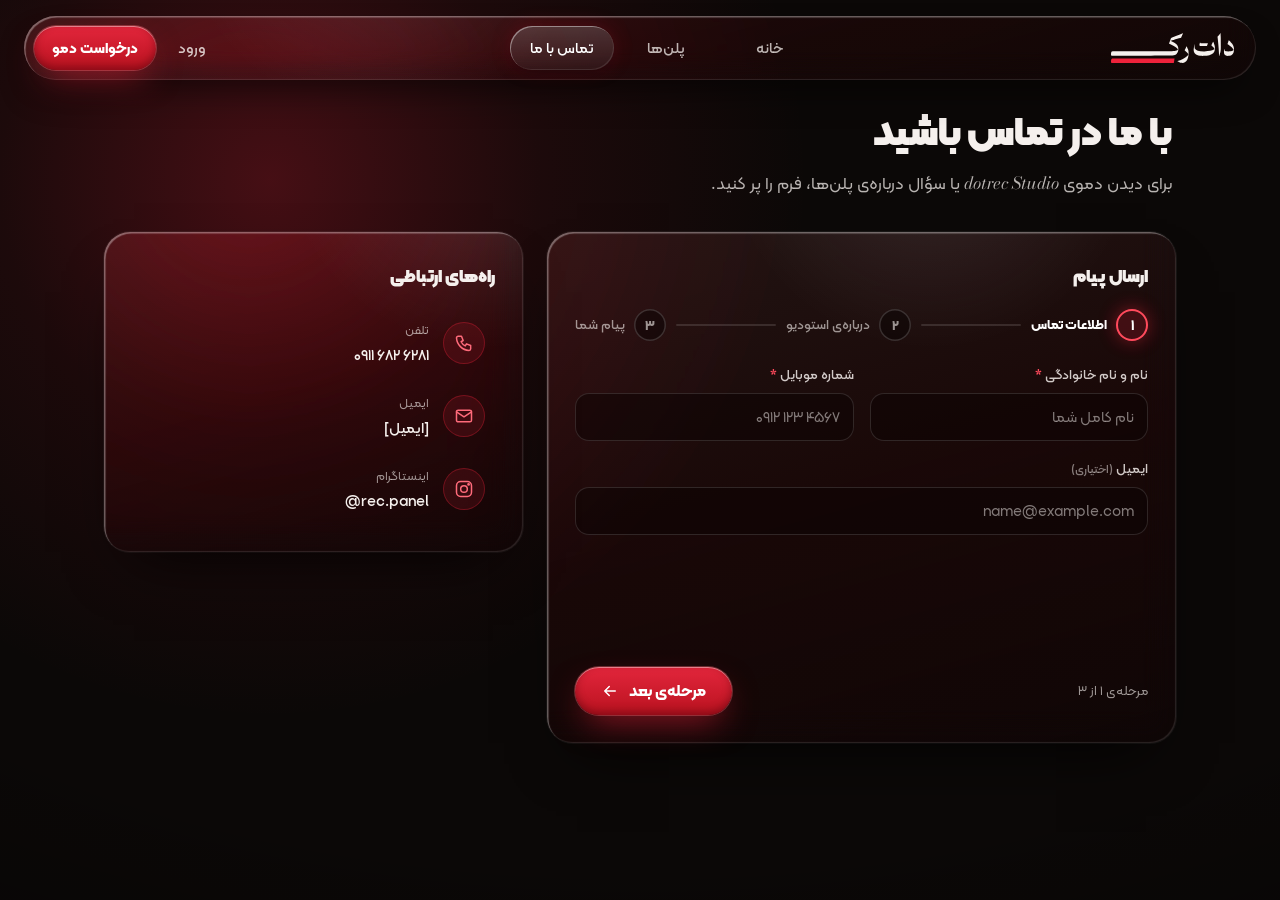
<file: contact.html>
<!doctype html>
<html lang="fa" dir="rtl">
<head>
<meta charset="utf-8">
<meta name="viewport" content="width=device-width, initial-scale=1">
<title>dotrec Studio — تماس با ما</title>
<meta name="description" content="برای دیدن دموی dotrec Studio یا سؤال درباره‌ی پلن‌ها با ما در تماس باشید.">
<meta name="theme-color" content="#0B0807">
<link rel="icon" href="assets/logo/favicon.svg" type="image/svg+xml">
<link rel="preconnect" href="https://fonts.googleapis.com">
<link rel="preconnect" href="https://fonts.gstatic.com" crossorigin>
<link rel="stylesheet" href="https://fonts.googleapis.com/css2?family=Bodoni+Moda:ital,opsz,wght@0,6..96,400..800;1,6..96,400..800&amp;display=swap">
<link rel="stylesheet" href="css/base.css">
<link rel="stylesheet" href="css/contact.css">
<script src="js/main.js" defer></script>
<script src="js/contact.js" defer></script>
</head>
<body>
<div class="page is-intro">

<svg class="svg-defs" width="0" height="0" aria-hidden="true" focusable="false">
<defs>
<filter id="lg-pill" x="0" y="0" width="1" height="1" color-interpolation-filters="sRGB"><feImage href="assets/glass/lg-pill.png" x="0" y="0" width="100%" height="100%" preserveAspectRatio="none" result="map"></feImage><feDisplacementMap in="SourceGraphic" in2="map" scale="30" xChannelSelector="R" yChannelSelector="G"></feDisplacementMap></filter>
<filter id="lg-btn" x="0" y="0" width="1" height="1" color-interpolation-filters="sRGB"><feImage href="assets/glass/lg-btn.png" x="0" y="0" width="100%" height="100%" preserveAspectRatio="none" result="map"></feImage><feDisplacementMap in="SourceGraphic" in2="map" scale="24" xChannelSelector="R" yChannelSelector="G"></feDisplacementMap></filter>
<filter id="lg-panel" x="0" y="0" width="1" height="1" color-interpolation-filters="sRGB"><feImage href="assets/glass/lg-panel.png" x="0" y="0" width="100%" height="100%" preserveAspectRatio="none" result="map"></feImage><feDisplacementMap in="SourceGraphic" in2="map" scale="40" xChannelSelector="R" yChannelSelector="G"></feDisplacementMap></filter>
</defs>
</svg>

<span class="ambient" aria-hidden="true"></span>

<header class="nav-wrap">
<nav class="lg nav" aria-label="ناوبری اصلی">
<span class="lg-fx is-pill"></span><span class="lg-tint"></span><span class="lg-spec"></span><span class="lg-shine"></span>
<a class="brand lg-c" href="index.html" aria-label="dotrec Studio، خانه"><svg class="fa-logo" viewBox="0 0 1482 361" width="123" height="30" aria-hidden="true" focusable="false" style="--dl: .2s"><defs><clipPath id="fal-nav"><rect class="fa-wipe" x="-20" y="-60" width="1540" height="481"></rect></clipPath></defs><path clip-path="url(#fal-nav)" fill="#F5F0ED" d="M847 359C838 358 801 341 800 339C800 339 801 338 803 337C843 328 893 302 919 277C932 263 934 256 927 246C922 239 907 224 890 210L887 207L890 201C895 193 902 179 906 169C908 164 910 160 910 160C911 160 922 182 926 192C934 212 935 221 935 244C935 275 931 296 920 318C905 349 876 366 847 359ZM1301 250C1300 215 1296 164 1290 104C1288 78 1284 47 1283 46C1283 46 1287 42 1291 37C1300 26 1306 18 1313 8C1318 0 1320 -2 1320 1C1320 2 1321 21 1322 43C1323 67 1323 104 1323 138C1324 211 1323 219 1310 258C1307 268 1304 277 1304 278C1304 278 1303 279 1303 279C1302 279 1301 273 1301 250ZM1085 275C1083 275 1077 275 1072 274C1020 268 996 245 996 203C996 185 999 168 1005 149C1008 140 1009 137 1010 137C1012 137 1012 137 1012 140C1011 141 1010 146 1009 150C1009 154 1008 163 1008 169C1008 180 1008 181 1010 186C1023 212 1060 223 1126 222C1180 220 1219 213 1239 200C1247 195 1248 193 1244 186C1242 181 1220 158 1212 151L1208 148L1210 145C1213 141 1219 128 1225 114C1228 108 1230 104 1231 104C1234 104 1248 142 1250 157C1255 184 1253 209 1244 227C1231 253 1201 268 1153 274C1141 275 1093 276 1085 275ZM1391 275C1364 269 1356 247 1363 200C1364 196 1364 193 1364 193C1364 192 1365 192 1365 192C1366 192 1367 194 1367 198C1369 211 1373 216 1384 220C1393 222 1430 222 1444 220C1465 216 1478 209 1476 202C1473 189 1443 158 1412 138C1408 135 1403 133 1403 132C1403 132 1406 125 1409 116C1412 107 1416 97 1417 93C1417 90 1419 87 1419 87C1422 87 1451 117 1458 127C1472 147 1481 169 1482 192C1483 227 1474 252 1454 265C1440 274 1410 278 1391 275ZM8 273C2 272 -1 265 0 250C1 235 5 226 10 222C12 221 70 220 380 220C781 219 754 220 779 214C795 210 806 204 806 198C806 186 760 155 709 133C703 131 698 129 698 129C698 128 699 126 701 122C704 114 716 82 719 72C722 63 724 61 730 58C734 55 863 4 866 3C867 3 868 3 868 3C868 4 865 11 860 20C856 28 851 40 849 45C847 53 845 55 844 56C829 59 720 92 719 93C719 93 726 97 734 101C753 110 767 119 777 126C786 133 799 146 802 152C810 165 813 184 811 203C809 225 804 237 792 249C780 261 766 267 740 272C731 273 700 273 370 274C172 274 9 274 8 273ZM1078 157C1070 155 1065 151 1065 144C1065 141 1072 115 1073 115C1073 115 1074 116 1075 118C1078 124 1081 124 1110 124C1123 124 1142 124 1151 123C1160 123 1168 122 1168 122C1168 122 1166 126 1165 131C1163 136 1160 143 1159 147C1156 156 1159 156 1130 157C1105 158 1084 158 1078 157Z"></path><path class="fa-r" fill="#EE223B" d="M8 360C2 359 -1 352 0 337C1 321 5 312 11 309C14 307 47 307 390 307L766 307L765 311C765 314 763 326 761 338L757 360L383 361C178 361 9 361 8 360Z"></path></svg></a>
<div class="nav-links lg-c">
<span class="nav-lens" aria-hidden="true" style="transform: translateX(-208px)"></span>
<a class="nav-link" href="index.html">خانه</a>
<a class="nav-link" href="plans.html">پلن‌ها</a>
<a class="nav-link" href="contact.html" aria-current="page">تماس با ما</a>
</div>
<div class="nav-actions lg-c">
<a class="nav-login" href="#login">ورود</a>
<a class="btn-red btn-sm" href="contact.html">درخواست دمو</a>
<button class="nav-menu" type="button" aria-label="باز کردن منو" aria-expanded="false" aria-controls="menu-sheet">
<svg width="20" height="20" viewBox="0 0 24 24" fill="none" stroke="currentColor" stroke-width="1.8" stroke-linecap="round" aria-hidden="true"><path d="M4 7h16M4 12h16M4 17h10"></path></svg>
</button>
</div>
</nav>
</header>

<div class="lg sheet" id="menu-sheet" hidden>
<span class="lg-fx is-panel"></span><span class="lg-tint"></span><span class="lg-shine"></span>
<a class="sheet-link lg-c" href="index.html">خانه</a>
<a class="sheet-link lg-c" href="plans.html">پلن‌ها</a>
<a class="sheet-link lg-c" href="contact.html" aria-current="page">تماس با ما</a>
<a class="sheet-link lg-c" href="#login">ورود به پنل</a>
</div>

<main class="c-main">
<div class="c-head">
<h1 class="c-h1 rise" style="--d: .1s">با ما در تماس باشید</h1>
<p class="c-sub rise" style="--d: .18s">برای دیدن دموی <bdi class="bodoni">dotrec Studio</bdi> یا سؤال درباره‌ی پلن‌ها، فرم را پر کنید.</p>
</div>

<div class="c-grid">
<section class="lg panel rise" aria-labelledby="form-title" style="--d: .26s">
<span class="lg-fx"></span><span class="lg-tint"></span><span class="lg-spec"></span><span class="lg-shine"></span>
<form id="contact-form" class="lg-c">
<h2 id="form-title" class="p-title">ارسال پیام</h2>
<div class="stepper" aria-label="مراحل فرم">
<div class="st current" aria-current="step"><span class="st-dot"><span class="st-num">۱</span><svg class="st-ck" viewBox="0 0 24 24" fill="none" stroke="currentColor" stroke-width="2.6" stroke-linecap="round" stroke-linejoin="round" aria-hidden="true"><path d="M5 12.5l4.5 4.5L19 7.5"></path></svg></span><span class="st-lbl">اطلاعات تماس</span></div>
<span class="st-bar" aria-hidden="true"><span class="st-fill"></span></span>
<div class="st"><span class="st-dot"><span class="st-num">۲</span><svg class="st-ck" viewBox="0 0 24 24" fill="none" stroke="currentColor" stroke-width="2.6" stroke-linecap="round" stroke-linejoin="round" aria-hidden="true"><path d="M5 12.5l4.5 4.5L19 7.5"></path></svg></span><span class="st-lbl">درباره‌ی استودیو</span></div>
<span class="st-bar" aria-hidden="true"><span class="st-fill"></span></span>
<div class="st"><span class="st-dot"><span class="st-num">۳</span><svg class="st-ck" viewBox="0 0 24 24" fill="none" stroke="currentColor" stroke-width="2.6" stroke-linecap="round" stroke-linejoin="round" aria-hidden="true"><path d="M5 12.5l4.5 4.5L19 7.5"></path></svg></span><span class="st-lbl">پیام شما</span></div>
</div>

<div class="steps">
<fieldset class="step">
<legend class="sr">اطلاعات تماس</legend>
<div class="f-grid">
<div class="field"><label for="f-name">نام و نام خانوادگی <span class="req">*</span></label><input class="inp" id="f-name" name="name" type="text" autocomplete="name" required placeholder="نام کامل شما"></div>
<div class="field"><label for="f-phone">شماره موبایل <span class="req">*</span></label><input class="inp ltr" id="f-phone" name="phone" type="tel" inputmode="tel" autocomplete="tel" required pattern="[0-9۰-۹+ ]{10,15}" placeholder="۰۹۱۲ ۱۲۳ ۴۵۶۷"></div>
<div class="field full"><label for="f-email">ایمیل <span class="opt">(اختیاری)</span></label><input class="inp ltr" id="f-email" name="email" type="email" autocomplete="email" placeholder="name@example.com"></div>
</div>
</fieldset>

<fieldset class="step" hidden>
<legend class="sr">درباره‌ی استودیو</legend>
<div class="f-grid">
<div class="field"><label for="f-studio">نام استودیو</label><input class="inp" id="f-studio" name="studio" type="text" autocomplete="organization" placeholder="نام استودیو یا برند"></div>
<div class="field"><label for="f-city">شهر</label><input class="inp" id="f-city" name="city" type="text" autocomplete="address-level2" placeholder="مثلاً مشهد"></div>
<div class="field full"><span id="lbl-team" class="f-lbl">اندازه‌ی تیم</span>
<div class="chips" role="radiogroup" aria-labelledby="lbl-team">
<label class="chip"><input type="radio" name="team" value="solo"><span>تک‌نفره</span></label>
<label class="chip"><input type="radio" name="team" value="2-5"><span>۲ تا ۵ نفر</span></label>
<label class="chip"><input type="radio" name="team" value="6-15"><span>۶ تا ۱۵ نفر</span></label>
<label class="chip"><input type="radio" name="team" value="15+"><span>بیش از ۱۵ نفر</span></label>
</div></div>
<div class="field full"><label for="f-topic">موضوع</label><select class="inp" id="f-topic" name="topic"><option>درخواست دمو</option><option>سؤال درباره‌ی پلن‌ها</option><option>پشتیبانی</option><option>همکاری</option><option>سایر</option></select><svg class="chev" viewBox="0 0 24 24" fill="none" stroke="currentColor" stroke-width="1.8" stroke-linecap="round" stroke-linejoin="round" aria-hidden="true"><path d="M6 9l6 6 6-6"></path></svg></div>
</div>
</fieldset>

<fieldset class="step" hidden>
<legend class="sr">پیام شما</legend>
<div class="f-grid">
<div class="field full"><label for="f-msg">پیام</label><textarea class="inp" id="f-msg" name="message" rows="5" placeholder="درباره‌ی استودیو و نیازتان کمی بنویسید"></textarea></div>
<div class="field full"><span id="lbl-way" class="f-lbl">ترجیح می‌دهید چطور با شما تماس بگیریم؟</span>
<div class="chips" role="radiogroup" aria-labelledby="lbl-way">
<label class="chip"><input type="radio" name="via" value="call"><span>تماس تلفنی</span></label>
<label class="chip"><input type="radio" name="via" value="sms"><span>پیامک</span></label>
<label class="chip"><input type="radio" name="via" value="email"><span>ایمیل</span></label>
</div></div>
</div>
</fieldset>
</div>

<div class="f-foot">
<span class="f-hint">مرحله‌ی <span class="f-step">۱</span> از ۳</span>
<div class="f-btns">
<button class="lg btn-glass" type="button" data-action="back" hidden><span class="lg-fx is-btn"></span><span class="lg-tint"></span><span class="lg-shine"></span><svg class="lg-c" width="18" height="18" viewBox="0 0 24 24" fill="none" stroke="currentColor" stroke-width="1.8" stroke-linecap="round" stroke-linejoin="round" aria-hidden="true"><path d="M5 12h14M13 6l6 6-6 6"></path></svg><span class="lg-c">قبلی</span></button>
<button class="btn-red" type="button" data-action="next"><span>مرحله‌ی بعد</span><svg width="18" height="18" viewBox="0 0 24 24" fill="none" stroke="currentColor" stroke-width="2" stroke-linecap="round" stroke-linejoin="round" aria-hidden="true"><path d="M19 12H5M11 6l-6 6 6 6"></path></svg></button>
<button class="btn-red" type="submit" hidden><span>ارسال پیام</span></button>
</div>
</div>
</form>

<div id="contact-sent" class="sent lg-c" role="status" hidden>
<span class="sent-ic"><svg width="30" height="30" viewBox="0 0 24 24" fill="none" stroke="currentColor" stroke-width="2.4" stroke-linecap="round" stroke-linejoin="round" aria-hidden="true"><path d="M5 12.5l4.5 4.5L19 7.5"></path></svg></span>
<h2>پیام شما ثبت شد</h2>
<p>به‌زودی با شما تماس می‌گیریم.</p>
<button class="lg btn-glass" type="button" data-action="reset"><span class="lg-fx is-btn"></span><span class="lg-tint"></span><span class="lg-shine"></span><span class="lg-c">ارسال پیام دیگر</span></button>
</div>
</section>

<aside class="lg panel rise" aria-labelledby="info-title" style="--d: .34s">
<span class="lg-fx"></span><span class="lg-tint"></span><span class="lg-spec"></span><span class="lg-shine"></span>
<div class="lg-c">
<h2 id="info-title" class="p-title">راه‌های ارتباطی</h2>
<ul class="i-list">
<li><a class="i-row" href="tel:+989116826281"><span class="i-ic"><svg width="20" height="20" viewBox="0 0 24 24" fill="none" stroke="currentColor" stroke-width="1.8" stroke-linecap="round" stroke-linejoin="round" aria-hidden="true"><path d="M5 4h4l2 5-2.5 1.5a11 11 0 0 0 5 5L15 13l5 2v4a2 2 0 0 1-2 2A16 16 0 0 1 3 6a2 2 0 0 1 2-2"></path></svg></span><span class="i-txt"><span class="i-lbl">تلفن</span><span class="i-val"><bdi dir="ltr">۰۹۱۱ ۶۸۲ ۶۲۸۱</bdi></span></span></a></li>
<li><a class="i-row" href="#email"><span class="i-ic"><svg width="20" height="20" viewBox="0 0 24 24" fill="none" stroke="currentColor" stroke-width="1.8" stroke-linecap="round" stroke-linejoin="round" aria-hidden="true"><rect x="3" y="5" width="18" height="14" rx="2"></rect><path d="M3 7l9 6 9-6"></path></svg></span><span class="i-txt"><span class="i-lbl">ایمیل</span><span class="i-val">[ایمیل]</span></span></a></li>
<li><a class="i-row" href="https://www.instagram.com/rec.panel/" target="_blank" rel="noopener"><span class="i-ic"><svg width="20" height="20" viewBox="0 0 24 24" fill="none" stroke="currentColor" stroke-width="1.8" stroke-linecap="round" stroke-linejoin="round" aria-hidden="true"><rect x="3" y="3" width="18" height="18" rx="5"></rect><circle cx="12" cy="12" r="4"></circle><circle cx="17.5" cy="6.5" r=".8" fill="currentColor"></circle></svg></span><span class="i-txt"><span class="i-lbl">اینستاگرام</span><span class="i-val"><bdi dir="ltr">@rec.panel</bdi></span></span></a></li>
</ul>
</div>
</aside>
</div>
</main>

<div class="vignette" aria-hidden="true"></div>
</div>
</body>
</html>
</file>
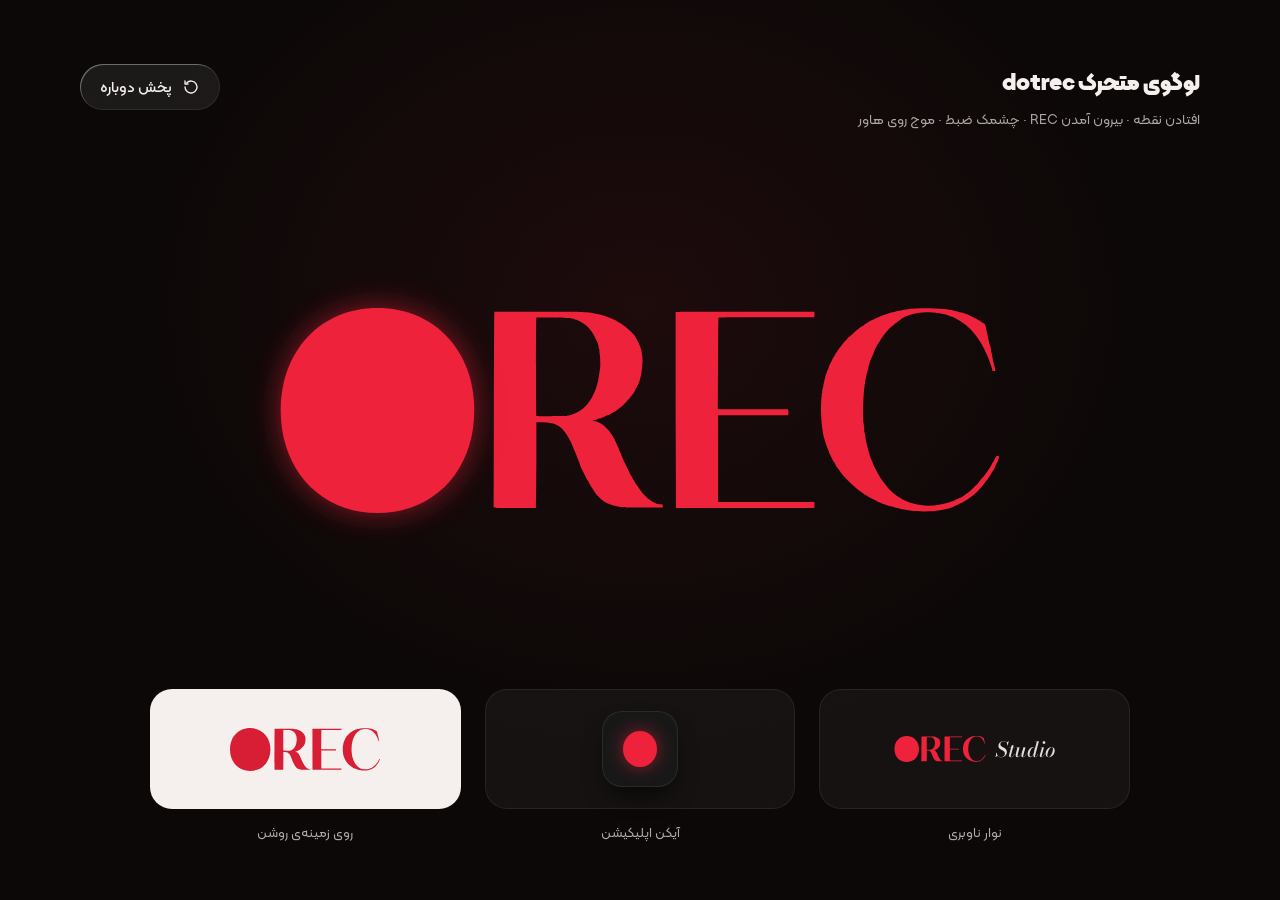
<file: logo.html>
<!doctype html>
<html lang="fa" dir="rtl">
<head>
<meta charset="utf-8">
<meta name="viewport" content="width=device-width, initial-scale=1">
<title>dotrec — لوگوی متحرک</title>
<meta name="description" content="لوگوی متحرک dotrec و نسخه‌های آن در نوار ناوبری، آیکن اپلیکیشن و زمینه‌ی روشن.">
<meta name="theme-color" content="#0B0807">
<link rel="icon" href="assets/logo/favicon.svg" type="image/svg+xml">
<link rel="preconnect" href="https://fonts.googleapis.com">
<link rel="preconnect" href="https://fonts.gstatic.com" crossorigin>
<link rel="stylesheet" href="https://fonts.googleapis.com/css2?family=Bodoni+Moda:ital,opsz,wght@0,6..96,400..800;1,6..96,400..800&amp;display=swap">
<link rel="stylesheet" href="css/base.css">
<link rel="stylesheet" href="css/logo.css">
<script src="js/logo.js" defer></script>
</head>
<body>
<div class="logo-page">
<svg class="svg-defs" width="0" height="0" aria-hidden="true" focusable="false"><defs><filter id="dr-blur" x="-80%" y="-80%" width="260%" height="260%"><feGaussianBlur stdDeviation="34"></feGaussianBlur></filter></defs></svg>

<header class="lp-head">
<div class="lp-title">
<strong>لوگوی متحرک dotrec</strong>
<span>افتادن نقطه · بیرون آمدن REC · چشمک ضبط · موج روی هاور</span>
</div>
<button class="replay" type="button"><svg width="18" height="18" viewBox="0 0 24 24" fill="none" stroke="currentColor" stroke-width="1.8" stroke-linecap="round" stroke-linejoin="round" aria-hidden="true"><path d="M4 12a8 8 0 1 0 2.4-5.7"></path><path d="M4 4v4h4"></path></svg>پخش دوباره</button>
</header>

<main class="dr-host">
<svg class="dr-logo lp-big" viewBox="0 0 1574 449" width="720" height="205" role="img" aria-label="dotrec" style="--dl: .3s; --rw: 3px">
<defs><clipPath id="drc-big"><rect x="430" y="-300" width="1300" height="1049"></rect></clipPath></defs>
<path class="dr-ring" d="M424 224C424 356 336 449 212 449C88 449 0 356 0 224C0 93 88 0 212 0C336 0 424 93 424 224Z"></path>
<g clip-path="url(#drc-big)"><g class="dr-word" fill="#EE223B">
<path id="lp-R" fill-rule="evenodd" d="M560 344L560 250L572 250C587 250 597 252 605 256C606 257 608 258 608 258C609 258 609 258 609 258C609 259 610 260 611 260C617 264 622 270 627 278C630 283 633 288 633 289C633 289 633 290 634 290C635 291 640 304 644 313C649 325 653 336 654 338C654 339 655 340 655 342C655 342 656 344 656 344C656 344 656 344 656 345C656 346 657 348 666 366C669 372 672 378 672 378C673 378 673 378 673 378C673 379 678 387 679 390C686 400 689 405 693 410C698 416 707 423 714 427C720 430 732 434 735 434C736 434 737 434 737 434C738 435 742 435 747 436C755 437 757 437 796 437L837 437L837 434C837 431 836 430 834 430C831 430 826 430 825 429C824 429 822 428 820 427C817 426 814 424 810 421C808 420 807 419 806 419C805 418 794 407 792 405C792 404 790 402 789 401C788 399 785 395 783 392C781 389 779 386 778 386C778 385 777 383 776 382C775 380 774 378 774 378C773 377 772 375 771 374C771 373 769 369 767 367C764 361 761 354 756 344C752 336 747 325 745 318C744 317 743 314 742 313C742 312 741 308 739 305C737 300 731 288 730 285C729 285 729 284 729 284C729 283 724 275 720 270C716 265 709 258 706 256C702 253 696 250 696 250C695 250 694 250 693 249C692 248 689 248 687 248C685 247 683 247 683 246C683 246 684 246 686 246C689 245 695 243 697 242C697 242 699 242 700 242C703 241 708 239 715 235C717 235 719 234 720 234C720 234 721 234 721 233C721 233 721 232 722 232C722 232 724 232 726 230C728 229 730 228 730 228C730 228 731 227 732 227C733 226 734 225 735 225C735 224 738 223 740 221C742 219 744 218 744 218C745 218 755 208 760 202C767 195 777 181 777 179C777 178 777 178 777 178C778 178 782 169 785 163C789 151 791 141 792 124C794 111 791 92 786 81C782 72 779 66 778 66C778 66 778 65 778 65C778 62 763 47 755 41C752 39 750 37 748 36C746 34 738 30 736 29C736 28 734 28 733 27C732 26 731 26 731 26C730 26 729 26 729 26C729 25 725 23 719 21C717 20 715 19 714 19C708 16 685 11 676 10C659 8 657 8 561 8C510 8 468 8 468 8C467 9 467 437 467 437C467 438 480 438 513 438L559 438L560 344ZM560 236C559 236 559 22 560 21C561 20 627 21 632 22C638 23 643 24 645 25C646 26 648 26 648 26C649 26 649 26 649 26C649 27 649 27 650 27C652 27 665 35 671 40C680 49 685 56 692 72C693 73 696 82 696 83C696 84 696 85 696 86C697 86 697 88 697 88C697 89 697 90 697 90C698 90 698 91 698 91C698 92 698 94 698 96C700 104 700 118 700 127C699 137 697 152 696 154C696 155 696 157 695 160C694 165 691 176 690 178C689 179 689 180 689 180C689 181 684 191 682 196C680 198 679 201 678 202C678 202 676 204 675 206C674 208 673 209 673 209C673 210 663 220 660 222C654 227 644 232 637 234C627 237 626 237 592 237C568 237 561 237 560 236Z"></path>
<path id="lp-E" fill-rule="evenodd" d="M1169 432L1169 425L1064 425C1006 425 958 425 958 425C958 425 958 235 958 235C958 235 992 235 1033 235C1075 235 1109 235 1110 235L1112 234L1112 228C1112 223 1111 222 1111 222C1110 222 1076 222 1034 222C986 222 958 222 958 222C958 221 958 21 959 21C959 20 1006 20 1064 20L1169 20L1169 14L1169 8L1017 8C873 8 865 8 865 9C865 10 865 106 865 224C866 427 866 437 866 438C867 438 935 438 1018 438L1169 438L1169 432Z"></path>
<path id="lp-C" fill-rule="evenodd" d="M1450 442C1461 440 1469 438 1480 432C1490 428 1504 420 1505 419C1505 418 1506 418 1506 418C1508 418 1518 409 1526 402C1535 392 1541 386 1544 380C1545 379 1546 378 1546 378C1546 378 1548 376 1549 374C1550 372 1552 370 1552 370C1552 370 1553 368 1554 367C1555 365 1557 362 1558 360C1559 358 1561 356 1561 355C1561 354 1561 354 1562 354C1562 354 1567 344 1568 340C1569 340 1569 338 1570 338C1572 331 1574 326 1573 325C1572 324 1568 324 1567 325C1567 326 1566 328 1564 330C1563 332 1562 335 1562 336C1561 336 1561 337 1560 338C1560 338 1559 340 1555 347C1551 353 1541 368 1540 368C1540 369 1538 371 1536 373C1534 375 1532 378 1532 378C1531 379 1530 380 1529 382C1525 386 1510 401 1506 404C1504 405 1502 407 1500 408C1499 410 1489 416 1488 416C1488 416 1487 416 1486 416C1486 417 1484 418 1483 418C1482 418 1481 419 1481 419C1480 420 1470 424 1463 426C1440 434 1409 435 1387 429C1372 425 1356 417 1345 408C1344 407 1342 405 1340 404C1339 403 1336 400 1334 398C1332 396 1331 394 1330 394C1330 393 1326 389 1323 385C1320 381 1313 371 1313 371C1313 370 1313 370 1313 370C1312 370 1297 342 1297 340C1297 340 1296 339 1296 337C1293 331 1289 320 1287 311C1284 300 1281 288 1281 285C1281 284 1281 282 1281 282C1280 282 1280 280 1280 277C1279 275 1279 272 1278 270C1278 268 1278 264 1278 260C1277 256 1277 251 1276 249C1275 232 1276 189 1279 170C1279 168 1280 164 1280 161C1281 158 1281 155 1282 154C1282 153 1282 151 1282 150C1284 145 1288 128 1288 127C1289 126 1289 124 1289 124C1289 123 1291 116 1292 114C1293 113 1293 112 1293 112C1294 110 1297 102 1299 98C1300 96 1300 94 1300 94C1300 93 1306 83 1306 82C1306 82 1307 81 1308 79C1309 78 1310 76 1311 75C1315 66 1325 54 1332 46C1339 40 1353 28 1354 28C1354 28 1356 26 1358 25C1362 22 1372 17 1379 15C1394 10 1408 8 1429 10C1442 11 1463 15 1465 18C1466 18 1466 18 1467 18C1470 18 1486 26 1493 32C1504 39 1516 51 1523 61C1539 83 1549 104 1558 133L1559 138L1562 138C1564 138 1565 138 1565 138C1565 137 1565 134 1564 130C1563 126 1561 119 1560 115C1560 111 1558 106 1558 104C1558 101 1556 96 1556 92C1555 87 1554 83 1554 82C1553 82 1553 80 1552 78C1552 77 1551 74 1551 71C1550 69 1549 63 1548 59C1544 37 1543 35 1540 34C1540 34 1539 33 1538 33C1531 28 1523 23 1510 17C1504 14 1492 10 1491 10C1490 10 1490 10 1489 10C1487 8 1465 3 1454 2C1433 0 1402 0 1387 1C1373 2 1365 4 1356 6C1349 7 1346 8 1338 10C1335 10 1320 16 1316 17C1307 21 1296 26 1288 30C1285 32 1282 34 1282 34C1282 34 1280 35 1278 37C1275 39 1272 41 1270 42C1264 46 1252 57 1247 62C1244 64 1242 66 1242 66C1242 66 1241 66 1241 67C1241 68 1240 69 1239 70C1236 72 1225 86 1221 92C1220 93 1218 96 1218 97C1217 98 1216 99 1216 99C1216 99 1214 102 1212 106C1210 109 1208 112 1208 113C1208 113 1208 114 1208 114C1208 114 1202 125 1201 128C1201 128 1200 130 1200 132C1198 135 1194 146 1193 150C1192 152 1192 156 1191 158C1190 162 1187 178 1186 182C1186 184 1186 186 1186 186C1185 186 1185 188 1185 190C1185 193 1184 198 1184 203C1182 227 1185 264 1190 284C1192 290 1194 297 1195 300C1198 307 1199 311 1200 313C1201 314 1201 315 1201 316C1201 317 1208 330 1208 330C1208 330 1208 331 1208 331C1208 332 1209 333 1210 335C1211 336 1212 337 1212 337C1212 338 1218 348 1219 350C1220 351 1222 353 1223 355C1226 360 1227 360 1228 362C1228 362 1230 364 1231 366C1239 375 1250 386 1262 396C1268 401 1281 410 1282 410C1282 410 1284 411 1285 412C1286 413 1287 414 1288 414C1288 414 1289 414 1290 415C1292 416 1294 417 1296 418C1298 419 1307 424 1309 425C1316 428 1333 434 1335 434C1336 434 1337 434 1337 434C1337 435 1338 435 1338 435C1339 435 1342 436 1345 437C1348 438 1353 439 1355 439C1357 440 1360 440 1361 440C1362 441 1365 441 1374 443C1400 447 1430 446 1450 442Z"></path>
</g></g>
<g class="dr-fall"><g class="dr-squash">
<path class="dr-glow" fill="#EE223B" filter="url(#dr-blur)" d="M424 224C424 356 336 449 212 449C88 449 0 356 0 224C0 93 88 0 212 0C336 0 424 93 424 224Z"></path>
<path class="dr-lamp" fill="#EE223B" d="M424 224C424 356 336 449 212 449C88 449 0 356 0 224C0 93 88 0 212 0C336 0 424 93 424 224Z"></path>
</g></g>
</svg>
</main>

<div class="lp-grid">
<figure class="lp-fig">
<div class="lp-tile">
<div class="lp-lockup">
<svg viewBox="0 0 1574 449" width="92" height="26" aria-hidden="true"><path fill="#EE223B" d="M424 224C424 356 336 449 212 449C88 449 0 356 0 224C0 93 88 0 212 0C336 0 424 93 424 224Z"></path><use href="#lp-R" fill="#EE223B"></use><use href="#lp-E" fill="#EE223B"></use><use href="#lp-C" fill="#EE223B"></use></svg>
<span class="bodoni lp-studio">Studio</span>
</div>
</div>
<figcaption>نوار ناوبری</figcaption>
</figure>
<figure class="lp-fig">
<div class="lp-tile">
<div class="lp-app"><span></span></div>
</div>
<figcaption>آیکن اپلیکیشن</figcaption>
</figure>
<figure class="lp-fig">
<div class="lp-tile is-light">
<svg viewBox="0 0 1574 449" width="150" height="43" aria-hidden="true"><path fill="#D81E35" d="M424 224C424 356 336 449 212 449C88 449 0 356 0 224C0 93 88 0 212 0C336 0 424 93 424 224Z"></path><use href="#lp-R" fill="#D81E35"></use><use href="#lp-E" fill="#D81E35"></use><use href="#lp-C" fill="#D81E35"></use></svg>
</div>
<figcaption>روی زمینه‌ی روشن</figcaption>
</figure>
</div>
</div>
</body>
</html>
</file>
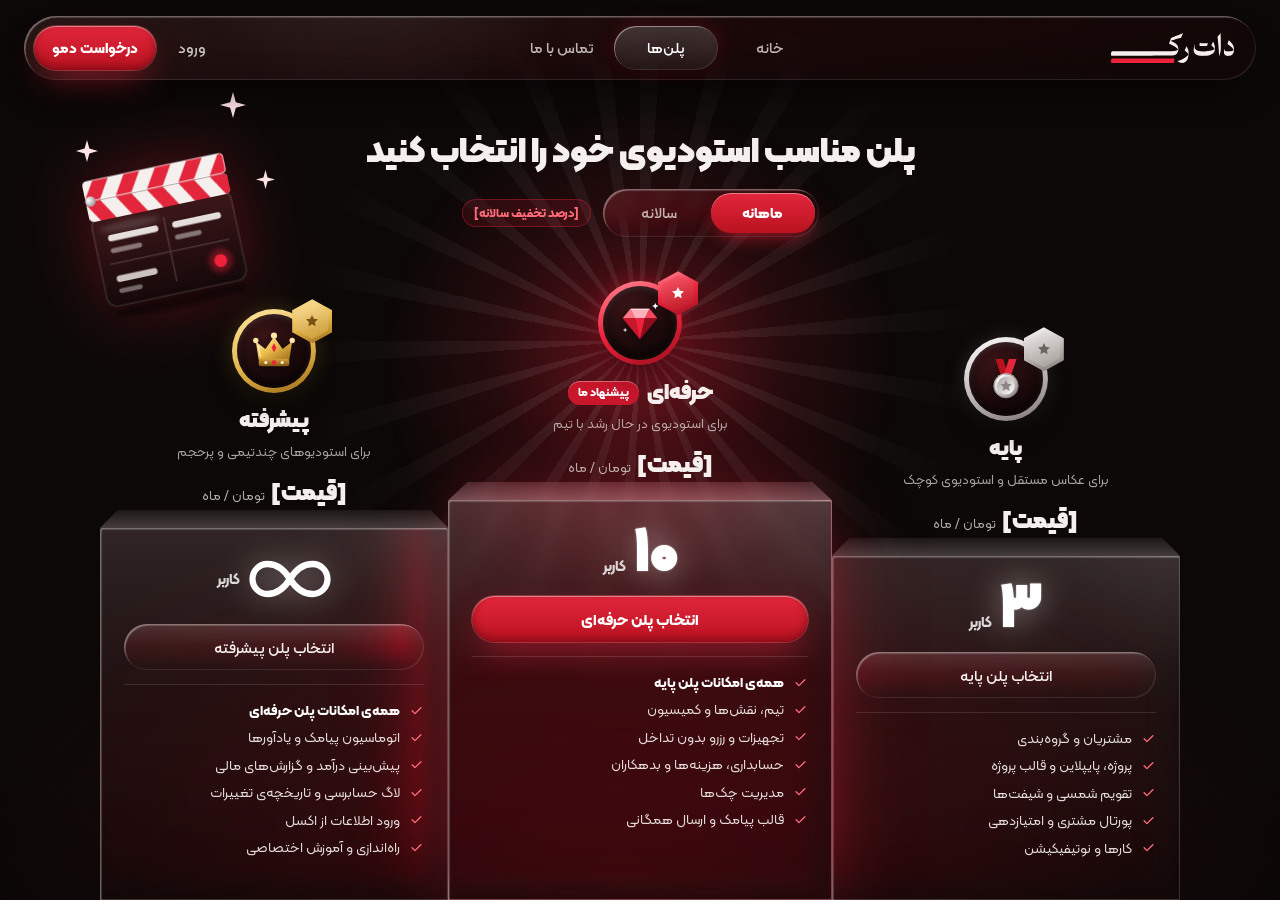
<file: plans.html>
<!doctype html>
<html lang="fa" dir="rtl">
<head>
<meta charset="utf-8">
<meta name="viewport" content="width=device-width, initial-scale=1">
<title>dotrec Studio — پلن‌ها</title>
<meta name="description" content="پلن‌های dotrec Studio: پایه، حرفه‌ای و پیشرفته، با پرداخت ماهانه یا سالانه.">
<meta name="theme-color" content="#0B0807">
<link rel="icon" href="assets/logo/favicon.svg" type="image/svg+xml">
<link rel="preconnect" href="https://fonts.googleapis.com">
<link rel="preconnect" href="https://fonts.gstatic.com" crossorigin>
<link rel="stylesheet" href="https://fonts.googleapis.com/css2?family=Bodoni+Moda:ital,opsz,wght@0,6..96,400..800;1,6..96,400..800&amp;display=swap">
<link rel="stylesheet" href="css/base.css">
<link rel="stylesheet" href="css/plans.css">
<script src="js/main.js" defer></script>
<script src="js/plans.js" defer></script>
</head>
<body>
<div class="page is-intro">

<svg class="svg-defs" width="0" height="0" aria-hidden="true" focusable="false">
<defs>
<filter id="lg-pill" x="0" y="0" width="1" height="1" color-interpolation-filters="sRGB"><feImage href="assets/glass/lg-pill.png" x="0" y="0" width="100%" height="100%" preserveAspectRatio="none" result="map"></feImage><feDisplacementMap in="SourceGraphic" in2="map" scale="30" xChannelSelector="R" yChannelSelector="G"></feDisplacementMap></filter>
<filter id="lg-btn" x="0" y="0" width="1" height="1" color-interpolation-filters="sRGB"><feImage href="assets/glass/lg-btn.png" x="0" y="0" width="100%" height="100%" preserveAspectRatio="none" result="map"></feImage><feDisplacementMap in="SourceGraphic" in2="map" scale="24" xChannelSelector="R" yChannelSelector="G"></feDisplacementMap></filter>
<filter id="lg-panel" x="0" y="0" width="1" height="1" color-interpolation-filters="sRGB"><feImage href="assets/glass/lg-panel.png" x="0" y="0" width="100%" height="100%" preserveAspectRatio="none" result="map"></feImage><feDisplacementMap in="SourceGraphic" in2="map" scale="40" xChannelSelector="R" yChannelSelector="G"></feDisplacementMap></filter>
<linearGradient id="cl-board" x1="0" y1="0" x2="0" y2="1"><stop offset="0" stop-color="#3D171A"></stop><stop offset="1" stop-color="#150809"></stop></linearGradient>
<radialGradient id="cl-hinge" cx=".35" cy=".35" r=".8"><stop offset="0" stop-color="#FFFFFF"></stop><stop offset="1" stop-color="#8A8381"></stop></radialGradient>
<clipPath id="cl-band"><rect x="30" y="80" width="180" height="26" rx="6"></rect></clipPath>
<clipPath id="cl-arm"><rect x="30" y="54" width="180" height="26" rx="6"></rect></clipPath>
<filter id="tr-soft" x="-30%" y="-30%" width="160%" height="160%"><feGaussianBlur stdDeviation="3"></feGaussianBlur></filter>
<linearGradient id="em-silver" x1="0" y1="0" x2="1" y2="1"><stop offset="0" stop-color="#FFFFFF"></stop><stop offset=".5" stop-color="#CFC9C6"></stop><stop offset="1" stop-color="#7F7876"></stop></linearGradient>
<linearGradient id="em-silver-in" x1="1" y1="1" x2="0" y2="0"><stop offset="0" stop-color="#FFFFFF"></stop><stop offset="1" stop-color="#A9A2A0"></stop></linearGradient>
<linearGradient id="em-gold" x1="0" y1="0" x2="1" y2="1"><stop offset="0" stop-color="#FFF0BF"></stop><stop offset=".45" stop-color="#F0C04F"></stop><stop offset="1" stop-color="#9A6B17"></stop></linearGradient>
<linearGradient id="em-gold-d" x1="0" y1="0" x2="0" y2="1"><stop offset="0" stop-color="#D9A23A"></stop><stop offset="1" stop-color="#7E5410"></stop></linearGradient>
</defs>
</svg>

<header class="nav-wrap">
<nav class="lg nav" aria-label="ناوبری اصلی">
<span class="lg-fx is-pill"></span><span class="lg-tint"></span><span class="lg-spec"></span><span class="lg-shine"></span>
<a class="brand lg-c" href="index.html" aria-label="dotrec Studio، خانه"><svg class="fa-logo" viewBox="0 0 1482 361" width="123" height="30" aria-hidden="true" focusable="false" style="--dl: .2s"><defs><clipPath id="fal-nav"><rect class="fa-wipe" x="-20" y="-60" width="1540" height="481"></rect></clipPath></defs><path clip-path="url(#fal-nav)" fill="#F5F0ED" d="M847 359C838 358 801 341 800 339C800 339 801 338 803 337C843 328 893 302 919 277C932 263 934 256 927 246C922 239 907 224 890 210L887 207L890 201C895 193 902 179 906 169C908 164 910 160 910 160C911 160 922 182 926 192C934 212 935 221 935 244C935 275 931 296 920 318C905 349 876 366 847 359ZM1301 250C1300 215 1296 164 1290 104C1288 78 1284 47 1283 46C1283 46 1287 42 1291 37C1300 26 1306 18 1313 8C1318 0 1320 -2 1320 1C1320 2 1321 21 1322 43C1323 67 1323 104 1323 138C1324 211 1323 219 1310 258C1307 268 1304 277 1304 278C1304 278 1303 279 1303 279C1302 279 1301 273 1301 250ZM1085 275C1083 275 1077 275 1072 274C1020 268 996 245 996 203C996 185 999 168 1005 149C1008 140 1009 137 1010 137C1012 137 1012 137 1012 140C1011 141 1010 146 1009 150C1009 154 1008 163 1008 169C1008 180 1008 181 1010 186C1023 212 1060 223 1126 222C1180 220 1219 213 1239 200C1247 195 1248 193 1244 186C1242 181 1220 158 1212 151L1208 148L1210 145C1213 141 1219 128 1225 114C1228 108 1230 104 1231 104C1234 104 1248 142 1250 157C1255 184 1253 209 1244 227C1231 253 1201 268 1153 274C1141 275 1093 276 1085 275ZM1391 275C1364 269 1356 247 1363 200C1364 196 1364 193 1364 193C1364 192 1365 192 1365 192C1366 192 1367 194 1367 198C1369 211 1373 216 1384 220C1393 222 1430 222 1444 220C1465 216 1478 209 1476 202C1473 189 1443 158 1412 138C1408 135 1403 133 1403 132C1403 132 1406 125 1409 116C1412 107 1416 97 1417 93C1417 90 1419 87 1419 87C1422 87 1451 117 1458 127C1472 147 1481 169 1482 192C1483 227 1474 252 1454 265C1440 274 1410 278 1391 275ZM8 273C2 272 -1 265 0 250C1 235 5 226 10 222C12 221 70 220 380 220C781 219 754 220 779 214C795 210 806 204 806 198C806 186 760 155 709 133C703 131 698 129 698 129C698 128 699 126 701 122C704 114 716 82 719 72C722 63 724 61 730 58C734 55 863 4 866 3C867 3 868 3 868 3C868 4 865 11 860 20C856 28 851 40 849 45C847 53 845 55 844 56C829 59 720 92 719 93C719 93 726 97 734 101C753 110 767 119 777 126C786 133 799 146 802 152C810 165 813 184 811 203C809 225 804 237 792 249C780 261 766 267 740 272C731 273 700 273 370 274C172 274 9 274 8 273ZM1078 157C1070 155 1065 151 1065 144C1065 141 1072 115 1073 115C1073 115 1074 116 1075 118C1078 124 1081 124 1110 124C1123 124 1142 124 1151 123C1160 123 1168 122 1168 122C1168 122 1166 126 1165 131C1163 136 1160 143 1159 147C1156 156 1159 156 1130 157C1105 158 1084 158 1078 157Z"></path><path class="fa-r" fill="#EE223B" d="M8 360C2 359 -1 352 0 337C1 321 5 312 11 309C14 307 47 307 390 307L766 307L765 311C765 314 763 326 761 338L757 360L383 361C178 361 9 361 8 360Z"></path></svg></a>
<div class="nav-links lg-c">
<span class="nav-lens" aria-hidden="true" style="transform: translateX(-104px)"></span>
<a class="nav-link" href="index.html">خانه</a>
<a class="nav-link" href="plans.html" aria-current="page">پلن‌ها</a>
<a class="nav-link" href="contact.html">تماس با ما</a>
</div>
<div class="nav-actions lg-c">
<a class="nav-login" href="#login">ورود</a>
<a class="btn-red btn-sm" href="contact.html">درخواست دمو</a>
<button class="nav-menu" type="button" aria-label="باز کردن منو" aria-expanded="false" aria-controls="menu-sheet">
<svg width="20" height="20" viewBox="0 0 24 24" fill="none" stroke="currentColor" stroke-width="1.8" stroke-linecap="round" aria-hidden="true"><path d="M4 7h16M4 12h16M4 17h10"></path></svg>
</button>
</div>
</nav>
</header>

<div class="lg sheet" id="menu-sheet" hidden>
<span class="lg-fx is-panel"></span><span class="lg-tint"></span><span class="lg-shine"></span>
<a class="sheet-link lg-c" href="index.html">خانه</a>
<a class="sheet-link lg-c" href="plans.html" aria-current="page">پلن‌ها</a>
<a class="sheet-link lg-c" href="contact.html">تماس با ما</a>
<a class="sheet-link lg-c" href="#login">ورود به پنل</a>
</div>

<main class="t-main" data-billing="monthly">
<svg class="trophy" viewBox="0 -34 240 274" aria-hidden="true" focusable="false">
<ellipse cx="122" cy="224" rx="86" ry="9" fill="#000000" opacity=".5" filter="url(#tr-soft)"></ellipse>
<rect x="30" y="100" width="180" height="116" rx="14" fill="url(#cl-board)"></rect>
<rect x="31" y="101" width="178" height="114" rx="13" fill="none" stroke="#FFFFFF" stroke-opacity=".12" stroke-width="2"></rect>
<ellipse cx="78" cy="118" rx="38" ry="6" fill="#FFFFFF" opacity=".14" filter="url(#tr-soft)"></ellipse>
<rect x="48" y="126" width="64" height="8" rx="4" fill="#F5F0ED" opacity=".92"></rect>
<rect x="48" y="143" width="40" height="6" rx="3" fill="#F5F0ED" opacity=".45"></rect>
<rect x="130" y="126" width="62" height="8" rx="4" fill="#F5F0ED" opacity=".92"></rect>
<rect x="130" y="143" width="34" height="6" rx="3" fill="#F5F0ED" opacity=".45"></rect>
<path d="M44 162H196M121 118V200" stroke="#F5F0ED" stroke-opacity=".16" stroke-width="2"></path>
<rect x="48" y="178" width="52" height="8" rx="4" fill="#F5F0ED" opacity=".8"></rect>
<rect x="48" y="194" width="30" height="6" rx="3" fill="#F5F0ED" opacity=".4"></rect>
<circle cx="180" cy="186" r="15" fill="#EE223B" opacity=".35" filter="url(#tr-soft)"></circle>
<circle class="clap-rec" cx="180" cy="186" r="8" fill="#EE223B"></circle>
<g clip-path="url(#cl-band)"><rect x="30" y="80" width="180" height="26" fill="#F5F0ED"></rect><path d="M28 80H48L64 106H44ZM68 80H88L104 106H84ZM108 80H128L144 106H124ZM148 80H168L184 106H164ZM188 80H208L224 106H204Z" fill="#E3263C"></path></g>
<g class="clap-arm"><g clip-path="url(#cl-arm)"><rect x="30" y="54" width="180" height="26" fill="#F5F0ED"></rect><path d="M44 54H64L48 80H28ZM84 54H104L88 80H68ZM124 54H144L128 80H108ZM164 54H184L168 80H148ZM204 54H224L208 80H188Z" fill="#E3263C"></path></g><rect x="30.75" y="54.75" width="178.5" height="24.5" rx="5.5" fill="none" stroke="#FFFFFF" stroke-opacity=".55" stroke-width="1.5"></rect></g>
<circle cx="36" cy="80" r="6.5" fill="url(#cl-hinge)"></circle>
</svg>
<svg class="petal petal-1" viewBox="0 0 24 24" width="26" height="26" aria-hidden="true" focusable="false"><path class="spark" d="M12 0l2.6 9.4L24 12l-9.4 2.6L12 24l-2.6-9.4L0 12l9.4-2.6z" fill="#FFE3E6"></path></svg>
<svg class="petal petal-2" viewBox="0 0 24 24" width="22" height="22" aria-hidden="true" focusable="false"><path class="spark" d="M12 0l2.6 9.4L24 12l-9.4 2.6L12 24l-2.6-9.4L0 12l9.4-2.6z" fill="#FFE3E6"></path></svg>
<svg class="petal petal-3" viewBox="0 0 24 24" width="19" height="19" aria-hidden="true" focusable="false"><path class="spark" d="M12 0l2.6 9.4L24 12l-9.4 2.6L12 24l-2.6-9.4L0 12l9.4-2.6z" fill="#FFE3E6"></path></svg>

<div class="t-head">
<h1 class="t-h1 rise" style="--d: .1s">پلن مناسب استودیوی خود را انتخاب کنید</h1>
<div class="bill-wrap rise" style="--d: .26s">
<div class="lg bill" role="group" aria-label="دوره‌ی پرداخت">
<span class="lg-fx is-pill"></span><span class="lg-tint"></span><span class="lg-shine"></span>
<span class="bill-pill" aria-hidden="true"></span>
<button class="bill-btn" type="button" data-period="monthly" aria-pressed="true">ماهانه</button>
<button class="bill-btn" type="button" data-period="yearly" aria-pressed="false">سالانه</button>
</div>
<span class="save">[درصد تخفیف سالانه]</span>
</div>
</div>

<div class="podium">

<article class="col c-basic" aria-labelledby="plan-basic">
<div class="who">
<span class="av" aria-hidden="true"><span class="av-in"><svg class="em" viewBox="0 0 48 48"><path d="M13 3h8l5 16-7 2z" fill="#B9121F"></path><path d="M35 3h-8l-5 16 7 2z" fill="#E3263C"></path><circle cx="24" cy="31" r="13" fill="url(#em-silver)"></circle><circle cx="24" cy="31" r="12.4" fill="none" stroke="#6E6765" stroke-width="1.2" opacity=".55"></circle><circle cx="24" cy="31" r="9.2" fill="url(#em-silver-in)"></circle><path d="M24 25.2l1.8 3.7 4 .6-2.9 2.8.7 4-3.6-1.9-3.6 1.9.7-4-2.9-2.8 4-.6z" fill="#8C8583"></path><path d="M15.2 26.5a10 10 0 0 1 6.8-6.3" fill="none" stroke="#FFFFFF" stroke-width="1.6" stroke-linecap="round" opacity=".85"></path></svg></span><span class="hex"><span class="hex-in"><svg viewBox="0 0 24 24" fill="currentColor"><path d="M12 3l2.7 5.6 6.1.9-4.4 4.3 1 6.1L12 17l-5.4 2.9 1-6.1-4.4-4.3 6.1-.9z"></path></svg></span></span></span>
<h2 id="plan-basic" class="p-name">پایه</h2>
<p class="p-desc">برای عکاس مستقل و استودیوی کوچک</p>
<div class="p-price">
<div class="price" data-period="monthly"><strong>[قیمت]</strong><span>تومان / ماه</span></div>
<div class="price" data-period="yearly"><strong>[قیمت سالانه]</strong><span>تومان / سال</span></div>
</div>
</div>
<div class="lg ped">
<span class="lg-fx"></span><span class="lg-tint"></span><span class="lg-spec"></span><span class="lg-shine"></span>
<div class="big lg-c"><b>۳</b><span>کاربر</span></div>
<a class="lg btn-glass lg-c" href="contact.html"><span class="lg-fx is-btn"></span><span class="lg-tint"></span><span class="lg-shine"></span><span class="lg-c">انتخاب پلن پایه</span></a>
<hr class="p-hr lg-c">
<ul class="p-feat lg-c">
<li><svg class="ck" viewBox="0 0 24 24" fill="none" stroke="currentColor" stroke-width="2.2" stroke-linecap="round" stroke-linejoin="round" aria-hidden="true"><path d="M5 12.5l4.5 4.5L19 7.5"></path></svg>مشتریان و گروه‌بندی</li>
<li><svg class="ck" viewBox="0 0 24 24" fill="none" stroke="currentColor" stroke-width="2.2" stroke-linecap="round" stroke-linejoin="round" aria-hidden="true"><path d="M5 12.5l4.5 4.5L19 7.5"></path></svg>پروژه، پایپلاین و قالب پروژه</li>
<li><svg class="ck" viewBox="0 0 24 24" fill="none" stroke="currentColor" stroke-width="2.2" stroke-linecap="round" stroke-linejoin="round" aria-hidden="true"><path d="M5 12.5l4.5 4.5L19 7.5"></path></svg>تقویم شمسی و شیفت‌ها</li>
<li><svg class="ck" viewBox="0 0 24 24" fill="none" stroke="currentColor" stroke-width="2.2" stroke-linecap="round" stroke-linejoin="round" aria-hidden="true"><path d="M5 12.5l4.5 4.5L19 7.5"></path></svg>پورتال مشتری و امتیازدهی</li>
<li><svg class="ck" viewBox="0 0 24 24" fill="none" stroke="currentColor" stroke-width="2.2" stroke-linecap="round" stroke-linejoin="round" aria-hidden="true"><path d="M5 12.5l4.5 4.5L19 7.5"></path></svg>کارها و نوتیفیکیشن</li>
</ul>
</div>
</article>

<article class="col c-pro" aria-labelledby="plan-pro">
<span class="rays-glow" aria-hidden="true"></span>
<span class="rays" aria-hidden="true"></span>
<div class="who">
<span class="av" aria-hidden="true"><span class="av-in"><svg class="em" viewBox="0 0 48 48"><path d="M6 19L14 9h20l8 10-18 22z" fill="#9C0F1E"></path><path d="M6 19l8-10 5 10z" fill="#FF7A88"></path><path d="M14 9h20l-5 10H19z" fill="#FFB0B9"></path><path d="M34 9l8 10H29z" fill="#F24A5C"></path><path d="M6 19h13l5 22z" fill="#C8162B"></path><path d="M19 19h10l-5 22z" fill="#EE223B"></path><path d="M29 19h13L24 41z" fill="#8E0D1C"></path><path d="M15 9.6h18" stroke="#FFFFFF" stroke-width="1.2" stroke-linecap="round" opacity=".7"></path><path d="M40 3l1 2.3 2.3 1-2.3 1-1 2.3-1-2.3-2.3-1 2.3-1z" fill="#FFFFFF"></path><path d="M8.5 29l.7 1.6 1.6.7-1.6.7-.7 1.6-.7-1.6-1.6-.7 1.6-.7z" fill="#FFFFFF" opacity=".8"></path></svg></span><span class="hex"><span class="hex-in"><svg viewBox="0 0 24 24" fill="currentColor"><path d="M12 3l2.7 5.6 6.1.9-4.4 4.3 1 6.1L12 17l-5.4 2.9 1-6.1-4.4-4.3 6.1-.9z"></path></svg></span></span></span>
<h2 id="plan-pro" class="p-name">حرفه‌ای <span class="p-chip">پیشنهاد ما</span></h2>
<p class="p-desc">برای استودیوی در حال رشد با تیم</p>
<div class="p-price">
<div class="price" data-period="monthly"><strong>[قیمت]</strong><span>تومان / ماه</span></div>
<div class="price" data-period="yearly"><strong>[قیمت سالانه]</strong><span>تومان / سال</span></div>
</div>
</div>
<div class="lg ped">
<span class="lg-fx"></span><span class="lg-tint"></span><span class="lg-spec"></span><span class="lg-shine"></span>
<div class="big lg-c"><b>۱۰</b><span>کاربر</span></div>
<a class="btn-red lg-c" href="contact.html">انتخاب پلن حرفه‌ای</a>
<hr class="p-hr lg-c">
<ul class="p-feat lg-c">
<li class="all"><svg class="ck" viewBox="0 0 24 24" fill="none" stroke="currentColor" stroke-width="2.2" stroke-linecap="round" stroke-linejoin="round" aria-hidden="true"><path d="M5 12.5l4.5 4.5L19 7.5"></path></svg>همه‌ی امکانات پلن پایه</li>
<li><svg class="ck" viewBox="0 0 24 24" fill="none" stroke="currentColor" stroke-width="2.2" stroke-linecap="round" stroke-linejoin="round" aria-hidden="true"><path d="M5 12.5l4.5 4.5L19 7.5"></path></svg>تیم، نقش‌ها و کمیسیون</li>
<li><svg class="ck" viewBox="0 0 24 24" fill="none" stroke="currentColor" stroke-width="2.2" stroke-linecap="round" stroke-linejoin="round" aria-hidden="true"><path d="M5 12.5l4.5 4.5L19 7.5"></path></svg>تجهیزات و رزرو بدون تداخل</li>
<li><svg class="ck" viewBox="0 0 24 24" fill="none" stroke="currentColor" stroke-width="2.2" stroke-linecap="round" stroke-linejoin="round" aria-hidden="true"><path d="M5 12.5l4.5 4.5L19 7.5"></path></svg>حسابداری، هزینه‌ها و بدهکاران</li>
<li><svg class="ck" viewBox="0 0 24 24" fill="none" stroke="currentColor" stroke-width="2.2" stroke-linecap="round" stroke-linejoin="round" aria-hidden="true"><path d="M5 12.5l4.5 4.5L19 7.5"></path></svg>مدیریت چک‌ها</li>
<li><svg class="ck" viewBox="0 0 24 24" fill="none" stroke="currentColor" stroke-width="2.2" stroke-linecap="round" stroke-linejoin="round" aria-hidden="true"><path d="M5 12.5l4.5 4.5L19 7.5"></path></svg>قالب پیامک و ارسال همگانی</li>
</ul>
</div>
</article>

<article class="col c-adv" aria-labelledby="plan-adv">
<div class="who">
<span class="av" aria-hidden="true"><span class="av-in"><svg class="em" viewBox="0 0 48 48"><path d="M8 33L5 14l10 8 9-13 9 13 10-8-3 19z" fill="url(#em-gold)"></path><rect x="8" y="32" width="32" height="8" rx="2.5" fill="url(#em-gold-d)"></rect><circle cx="5" cy="13" r="2.8" fill="#FFE7A3"></circle><circle cx="24" cy="8" r="3.2" fill="#FFE7A3"></circle><circle cx="43" cy="13" r="2.8" fill="#FFE7A3"></circle><path d="M24 16l2.6 4.6L24 25.4l-2.6-4.8z" fill="#EE223B"></path><circle cx="24" cy="36" r="2.4" fill="#EE223B"></circle><circle cx="15.5" cy="36" r="1.6" fill="#FFF3D1"></circle><circle cx="32.5" cy="36" r="1.6" fill="#FFF3D1"></circle><path d="M9.6 29.5L7.9 18.8" stroke="#FFF6D8" stroke-width="1.4" stroke-linecap="round" opacity=".75"></path></svg></span><span class="hex"><span class="hex-in"><svg viewBox="0 0 24 24" fill="currentColor"><path d="M12 3l2.7 5.6 6.1.9-4.4 4.3 1 6.1L12 17l-5.4 2.9 1-6.1-4.4-4.3 6.1-.9z"></path></svg></span></span></span>
<h2 id="plan-adv" class="p-name">پیشرفته</h2>
<p class="p-desc">برای استودیوهای چندتیمی و پرحجم</p>
<div class="p-price">
<div class="price" data-period="monthly"><strong>[قیمت]</strong><span>تومان / ماه</span></div>
<div class="price" data-period="yearly"><strong>[قیمت سالانه]</strong><span>تومان / سال</span></div>
</div>
</div>
<div class="lg ped">
<span class="lg-fx"></span><span class="lg-tint"></span><span class="lg-spec"></span><span class="lg-shine"></span>
<div class="big inf lg-c" aria-label="کاربر نامحدود"><svg viewBox="-4 -1 56 28" fill="none" stroke="currentColor" stroke-width="4.2" stroke-linecap="round" aria-hidden="true"><path d="M24 13C19 5 13 3 9 3a10 10 0 0 0 0 20c4 0 10-2 15-10s11-10 15-10a10 10 0 0 1 0 20c-4 0-10-2-15-10z"></path></svg><span>کاربر</span></div>
<a class="lg btn-glass lg-c" href="contact.html"><span class="lg-fx is-btn"></span><span class="lg-tint"></span><span class="lg-shine"></span><span class="lg-c">انتخاب پلن پیشرفته</span></a>
<hr class="p-hr lg-c">
<ul class="p-feat lg-c">
<li class="all"><svg class="ck" viewBox="0 0 24 24" fill="none" stroke="currentColor" stroke-width="2.2" stroke-linecap="round" stroke-linejoin="round" aria-hidden="true"><path d="M5 12.5l4.5 4.5L19 7.5"></path></svg>همه‌ی امکانات پلن حرفه‌ای</li>
<li><svg class="ck" viewBox="0 0 24 24" fill="none" stroke="currentColor" stroke-width="2.2" stroke-linecap="round" stroke-linejoin="round" aria-hidden="true"><path d="M5 12.5l4.5 4.5L19 7.5"></path></svg>اتوماسیون پیامک و یادآورها</li>
<li><svg class="ck" viewBox="0 0 24 24" fill="none" stroke="currentColor" stroke-width="2.2" stroke-linecap="round" stroke-linejoin="round" aria-hidden="true"><path d="M5 12.5l4.5 4.5L19 7.5"></path></svg>پیش‌بینی درآمد و گزارش‌های مالی</li>
<li><svg class="ck" viewBox="0 0 24 24" fill="none" stroke="currentColor" stroke-width="2.2" stroke-linecap="round" stroke-linejoin="round" aria-hidden="true"><path d="M5 12.5l4.5 4.5L19 7.5"></path></svg>لاگ حسابرسی و تاریخچه‌ی تغییرات</li>
<li><svg class="ck" viewBox="0 0 24 24" fill="none" stroke="currentColor" stroke-width="2.2" stroke-linecap="round" stroke-linejoin="round" aria-hidden="true"><path d="M5 12.5l4.5 4.5L19 7.5"></path></svg>ورود اطلاعات از اکسل</li>
<li><svg class="ck" viewBox="0 0 24 24" fill="none" stroke="currentColor" stroke-width="2.2" stroke-linecap="round" stroke-linejoin="round" aria-hidden="true"><path d="M5 12.5l4.5 4.5L19 7.5"></path></svg>راه‌اندازی و آموزش اختصاصی</li>
</ul>
</div>
</article>

</div>
</main>

<div class="vignette" aria-hidden="true"></div>
</div>
</body>
</html>
</file>
<file: css/base.css>
/* dotrec Studio — shared styles: fonts, liquid glass, logo motion, nav, buttons */

@font-face{font-family:"Kalameh";src:url("../assets/fonts/Kalameh-300.woff2") format("woff2");font-weight:300;font-display:swap}
@font-face{font-family:"Kalameh";src:url("../assets/fonts/Kalameh-400.woff2") format("woff2");font-weight:400;font-display:swap}
@font-face{font-family:"Kalameh";src:url("../assets/fonts/Kalameh-500.woff2") format("woff2");font-weight:500;font-display:swap}
@font-face{font-family:"Kalameh";src:url("../assets/fonts/Kalameh-700.woff2") format("woff2");font-weight:700;font-display:swap}
@font-face{font-family:"Kalameh";src:url("../assets/fonts/Kalameh-800.woff2") format("woff2");font-weight:800;font-display:swap}
@font-face{font-family:"Kalameh";src:url("../assets/fonts/Kalameh-900.woff2") format("woff2");font-weight:900;font-display:swap}

/* base */
*,*::before,*::after{box-sizing:border-box}
body{margin:0;background:#0B0807;color:#F5F0ED;font-family:Kalameh,Vazirmatn,Tahoma,sans-serif;-webkit-font-smoothing:antialiased}
[hidden]{display:none!important}
a{color:#FF4A5C}
a:hover{color:#F5F0ED}
::selection{background:#EE223B;color:#fff}
:focus-visible{outline:2px solid #FF4A5C;outline-offset:3px}
.bodoni{font-family:"Bodoni Moda",Didot,"Bodoni 72",Georgia,serif}
.sr{position:absolute;width:1px;height:1px;padding:0;margin:-1px;overflow:hidden;clip:rect(0 0 0 0);white-space:nowrap;border:0}
.svg-defs{position:absolute}

/* liquid glass */
.lg{position:relative}
.lg-fx,.lg-tint,.lg-shine,.lg-spec{position:absolute;inset:0;border-radius:inherit;pointer-events:none}
.lg-fx{-webkit-backdrop-filter:blur(8px) saturate(1.6) brightness(1.05);backdrop-filter:blur(8px) saturate(1.6) brightness(1.05)}
@supports not (background:-webkit-named-image(i)){.lg-fx{filter:url(#lg-panel)}.lg-fx.is-pill{filter:url(#lg-pill)}.lg-fx.is-btn{filter:url(#lg-btn)}}
.lg-tint{background:linear-gradient(165deg,rgba(255,150,158,.1),rgba(150,14,30,.1) 48%,rgba(22,6,6,.4))}
.lg-shine{box-shadow:inset 1.5px 1.5px 1px rgba(255,255,255,.36),inset -1px -1px 1px rgba(255,255,255,.12)}
.lg-spec{background:radial-gradient(circle 320px at var(--mx,30vw) var(--my,-10vh),rgba(255,255,255,.1),rgba(255,255,255,0) 65%) fixed}
.lg-c{position:relative}

/* logo */
.dr-logo{display:block;overflow:visible}
.fa-logo{display:block;height:30px;width:auto;overflow:visible}
.fa-wipe{animation:fa-wipe 1.1s var(--dl,0s) cubic-bezier(.65,0,.25,1) both}
@keyframes fa-wipe{from{transform:translateX(1520px)}to{transform:translateX(0)}}

.dr-fall{animation:dr-fall 1s var(--dl,0s) both}
.dr-squash{transform-origin:212px 449px;animation:dr-squash 1s var(--dl,0s) both}
.dr-lamp{animation:dr-blink 2.6s calc(var(--dl,0s) + 2.1s) infinite}
.dr-ring{fill:none;stroke:#EE223B;stroke-width:var(--rw,1.5px);vector-effect:non-scaling-stroke;transform-origin:212px 224px;opacity:0;animation:dr-ring 1.2s calc(var(--dl,0s) + .47s) cubic-bezier(.2,.7,.3,1) forwards}
.dr-word{animation:dr-out 1.15s calc(var(--dl,0s) + .5s) cubic-bezier(.16,1,.3,1) both}
.brand:hover .dr-ring,.dr-host:hover .dr-ring{animation:dr-ring2 .9s cubic-bezier(.2,.7,.3,1)}
@keyframes dr-fall{0%{transform:translateY(-640px);animation-timing-function:cubic-bezier(.55,0,1,.45)}47%{transform:translateY(0);animation-timing-function:cubic-bezier(0,.55,.45,1)}63%{transform:translateY(-38px);animation-timing-function:cubic-bezier(.55,0,1,.45)}77%,100%{transform:translateY(0)}}
@keyframes dr-squash{0%{transform:scale(.9,1.12)}44%{transform:scale(.92,1.1)}50%{transform:scale(1.14,.83)}60%{transform:scale(.95,1.06)}77%{transform:scale(1.05,.95)}86%{transform:scale(.99,1.01)}100%{transform:scale(1,1)}}
@keyframes dr-ring{0%{opacity:.85;transform:scale(1)}100%{opacity:0;transform:scale(1.32)}}
@keyframes dr-ring2{0%{opacity:.85;transform:scale(1)}100%{opacity:0;transform:scale(1.32)}}
@keyframes dr-out{0%{transform:translateX(-1150px)}100%{transform:translateX(0)}}
@keyframes dr-blink{0%,58%{opacity:1}66%,86%{opacity:.3}96%,100%{opacity:1}}

/* nav */
.nav-wrap{position:absolute;top:16px;left:0;right:0;z-index:20;display:flex;justify-content:center;padding:0 24px}
.nav{width:100%;max-width:1240px;height:64px;border-radius:32px;display:flex;align-items:center;justify-content:space-between;gap:16px;padding:0 22px 0 10px;box-shadow:0 18px 40px -18px rgba(0,0,0,.9)}
.brand{display:flex;align-items:center;text-decoration:none}
.nav-links{display:flex;align-items:center}
.nav-link{position:relative;display:flex;align-items:center;justify-content:center;width:104px;height:44px;border-radius:22px;color:rgba(245,240,237,.74);text-decoration:none;font-size:15px;font-weight:500;transition:color .3s}
.nav-link:hover,.nav-link[aria-current="page"]{color:#fff}
.nav-lens{position:absolute;top:0;right:0;width:104px;height:44px;border-radius:22px;background:linear-gradient(180deg,rgba(255,255,255,.17),rgba(255,255,255,.05));box-shadow:inset 1px 1px 0 rgba(255,255,255,.42),inset -1px -1px 0 rgba(255,255,255,.1),0 6px 16px -6px rgba(0,0,0,.7),0 0 20px rgba(238,34,59,.22);transition:transform .6s cubic-bezier(.34,1.56,.5,1)}
.nav-actions{display:flex;align-items:center;gap:8px}
.nav-login{display:flex;align-items:center;height:44px;padding:0 14px;border-radius:22px;color:rgba(245,240,237,.82);text-decoration:none;font-size:15px;font-weight:500}
.nav-login:hover{color:#fff}
.nav-menu{display:none;align-items:center;justify-content:center;width:44px;height:44px;border-radius:22px;border:0;padding:0;background:rgba(255,255,255,.08);color:#F5F0ED;cursor:pointer;box-shadow:inset 1px 1px 0 rgba(255,255,255,.3)}

/* mobile menu sheet */
.sheet{position:absolute;top:84px;left:12px;right:12px;z-index:25;border-radius:24px;padding:10px;display:flex;flex-direction:column;gap:2px;box-shadow:0 24px 50px -20px rgba(0,0,0,.95)}
.sheet .lg-tint{background:rgba(24,8,9,.8)}
.sheet-link{display:flex;align-items:center;height:48px;padding:0 16px;border-radius:16px;color:#F5F0ED;text-decoration:none;font-size:16px;font-weight:500}
.sheet-link:hover,.sheet-link[aria-current="page"]{background:rgba(255,255,255,.08);color:#fff}

/* buttons */
.btn-red{position:relative;display:inline-flex;align-items:center;justify-content:center;gap:10px;height:50px;padding:0 26px;border:0;border-radius:25px;overflow:hidden;color:#fff;text-decoration:none;font:inherit;font-weight:700;font-size:16px;white-space:nowrap;cursor:pointer;background:linear-gradient(180deg,#E3263C,#B9121F);box-shadow:inset 0 1px 0 rgba(255,255,255,.42),inset 0 -3px 8px rgba(70,0,10,.45),0 0 0 1px rgba(255,110,122,.35),0 14px 34px -10px rgba(238,34,59,.65);transition:transform .3s ease,box-shadow .3s ease}
.btn-red:hover{color:#fff;transform:translateY(-2px);box-shadow:inset 0 1px 0 rgba(255,255,255,.5),inset 0 -3px 8px rgba(70,0,10,.45),0 0 0 1px rgba(255,130,140,.55),0 18px 40px -10px rgba(238,34,59,.85)}
.btn-red.btn-sm{height:44px;padding:0 18px;border-radius:22px;font-size:15px}
.btn-glass{display:inline-flex;align-items:center;justify-content:center;gap:10px;height:48px;padding:0 22px;border:0;border-radius:24px;background:none;color:#F5F0ED;text-decoration:none;font:inherit;font-weight:500;font-size:15px;white-space:nowrap;cursor:pointer;transition:transform .3s ease}
.btn-glass:hover{color:#fff;transform:translateY(-2px)}
.btn-glass:hover .lg-tint{background:linear-gradient(165deg,rgba(255,170,178,.2),rgba(170,20,40,.2) 50%,rgba(30,8,8,.34))}
.rec{display:inline-block;flex:none;width:8px;height:8px;border-radius:50%;background:#EE223B;box-shadow:0 0 10px 2px rgba(238,34,59,.7);animation:rec-blink 1.6s steps(1,end) infinite}
@keyframes rec-blink{0%,62%{opacity:1}63%,100%{opacity:.25}}

/* atmosphere */
.vignette{position:absolute;inset:0;pointer-events:none;background:radial-gradient(130% 95% at 50% 42%,rgba(0,0,0,0) 55%,rgba(0,0,0,.55))}

/* entrance */
.is-intro .rise{animation:rise .7s cubic-bezier(.2,.7,.2,1) both;animation-delay:var(--d,0s)}
@keyframes rise{from{opacity:0;transform:translateY(16px)}to{opacity:1;transform:none}}

@media (prefers-reduced-motion:reduce){*,*::before,*::after{animation:none!important;transition:none!important}}

/* phone */
@media (min-width:761px){.sheet{display:none}}
@media (max-width:760px){
.nav-wrap{top:12px;padding:0 12px}
.nav-links,.nav-login{display:none}
.nav-menu{display:inline-flex}
}
@media (max-width:480px){.nav .btn-sm{display:none}}
</file>
<file: css/home.css>
/* Home — hero, project pipeline and feature map */

.home{position:relative;height:100vh;min-height:620px;overflow:hidden;background:#0B0807}

/* liquid glass, home tuning */
.lg-fx{-webkit-backdrop-filter:blur(6px) saturate(1.7) brightness(1.06);backdrop-filter:blur(6px) saturate(1.7) brightness(1.06)}
@supports not (background:-webkit-named-image(i)){.lg-fx{filter:url(#lg-card)}.lg-fx.is-panel{filter:url(#lg-panel)}}
.lg-tint{background:linear-gradient(165deg,rgba(255,150,158,.12),rgba(150,14,30,.13) 48%,rgba(22,6,6,.34))}
.lg-shine{box-shadow:inset 1.5px 1.5px 1px rgba(255,255,255,.42),inset -1px -1px 1px rgba(255,255,255,.14),inset 0 0 26px rgba(255,70,88,.12)}
.lg-spec{background:radial-gradient(circle 320px at var(--mx,30vw) var(--my,-10vh),rgba(255,255,255,.13),rgba(255,255,255,0) 65%) fixed}

/* buttons */
.btn-red{height:54px;padding:0 26px;border-radius:27px;font-size:17px;box-shadow:inset 0 1px 0 rgba(255,255,255,.42),inset 0 -3px 8px rgba(70,0,10,.45),0 0 0 1px rgba(255,110,122,.35),0 14px 34px -8px rgba(238,34,59,.65);transition:transform .4s cubic-bezier(.3,1.6,.5,1),box-shadow .4s}
.btn-red::before{content:"";position:absolute;inset:0;background:linear-gradient(105deg,rgba(255,255,255,0) 30%,rgba(255,255,255,.38) 46%,rgba(255,255,255,0) 62%);transform:translateX(120%);transition:transform .9s cubic-bezier(.2,.7,.2,1)}
.btn-red:hover{box-shadow:inset 0 1px 0 rgba(255,255,255,.5),inset 0 -3px 8px rgba(70,0,10,.45),0 0 0 1px rgba(255,130,140,.55),0 20px 46px -8px rgba(238,34,59,.9)}
.btn-red:hover::before{transform:translateX(-120%)}
.btn-red > *{position:relative}
.btn-glass{height:54px;padding:0 24px;border-radius:27px;font-size:17px;box-shadow:0 12px 30px -14px rgba(0,0,0,.9);transition:transform .4s cubic-bezier(.3,1.6,.5,1)}
.btn-glass:hover .lg-tint{background:linear-gradient(165deg,rgba(255,170,178,.2),rgba(170,20,40,.2) 50%,rgba(30,8,8,.3))}
.btn-glass svg{transition:transform .4s cubic-bezier(.3,1.6,.5,1)}
.btn-glass:hover svg{transform:translateX(-4px)}
.btn-red .rec{background:#fff;box-shadow:0 0 10px rgba(255,255,255,.85)}

/* layout */
.home-grid{position:absolute;top:96px;right:0;bottom:0;left:0;display:grid;grid-template-columns:minmax(0,48fr) minmax(0,52fr)}
.hero{position:relative;z-index:2;display:flex;flex-direction:column;justify-content:center;align-items:flex-start;gap:clamp(14px,2.5vh,26px);padding:0 clamp(24px,5.6vw,104px) 7vh 16px}
.eyebrow{display:inline-flex;align-items:center;gap:10px;height:36px;margin:0;padding:0 16px;border-radius:18px;font-size:clamp(12.5px,1.6vh,14px);font-weight:500;color:rgba(245,240,237,.86)}
.h1{margin:0;font-weight:900;font-size:clamp(32px,min(4.4vw,7vh),76px);line-height:1.22;color:#F5F0ED;text-shadow:0 0 44px rgba(238,34,59,.28)}
.h1 .l{display:block}
.h1 em{font-style:normal;color:#FF4A5C;text-shadow:0 0 30px rgba(238,34,59,.75)}
.sub{margin:0;max-width:31em;text-wrap:pretty;font-size:clamp(15px,min(1.3vw,2.1vh),19px);line-height:1.9;color:rgba(245,240,237,.76)}
.sub bdi{font-style:italic;font-weight:500;color:#F5F0ED}
.ctas{display:flex;flex-wrap:wrap;gap:12px;align-items:center}

/* pipeline */
.pipe{display:flex;flex-direction:column;gap:10px;width:100%;max-width:560px;margin-top:clamp(4px,2.6vh,28px)}
.pipe-label{display:flex;align-items:center;gap:8px;font-size:13px;font-weight:500;color:rgba(245,240,237,.64)}
.pipe-label .rec{width:6px;height:6px}
.pipe-tray{height:58px;border-radius:29px;padding:0 6px}
.pipe-track{position:relative;height:100%;display:grid;grid-template-columns:repeat(5,minmax(0,1fr));align-items:center}
.pipe-line{position:absolute;right:10%;left:10%;top:50%;height:2px;margin-top:-1px;border-radius:1px;background:rgba(245,240,237,.14)}
.pipe-fill{position:absolute;right:10%;top:50%;height:2px;margin-top:-1px;width:0;border-radius:1px;background:linear-gradient(to left,#EE223B,#FF6A79);box-shadow:0 0 10px rgba(238,34,59,.85);animation:pipe-fill 10s cubic-bezier(.6,0,.3,1) infinite}
.pipe-dot{position:absolute;right:10%;top:50%;width:12px;height:12px;margin:-6px -6px 0 0;border-radius:50%;background:#fff;box-shadow:0 0 0 3px rgba(238,34,59,.55),0 0 18px 4px rgba(238,34,59,.9);animation:pipe-dot 10s cubic-bezier(.6,0,.3,1) infinite}
.stage{position:relative;justify-self:center;display:flex;align-items:center;justify-content:center;height:32px;padding:0 11px;border-radius:16px;font-size:12.5px;font-weight:500;white-space:nowrap;color:rgba(245,240,237,.66);background:rgba(28,12,12,.92);box-shadow:inset 0 0 0 1px rgba(255,255,255,.12)}
.st1{animation:st1 10s linear infinite}.st2{animation:st2 10s linear infinite}.st3{animation:st3 10s linear infinite}.st4{animation:st4 10s linear infinite}.st5{animation:st5 10s linear infinite}
@keyframes st1{0%,94%{color:#fff;background:rgba(92,14,22,.96);box-shadow:inset 0 0 0 1px rgba(255,95,110,.75),0 0 18px rgba(238,34,59,.45)}97%,100%{color:rgba(245,240,237,.66);background:rgba(28,12,12,.92);box-shadow:inset 0 0 0 1px rgba(255,255,255,.12)}}
@keyframes st2{0%,21%{color:rgba(245,240,237,.66);background:rgba(28,12,12,.92);box-shadow:inset 0 0 0 1px rgba(255,255,255,.12)}23%,94%{color:#fff;background:rgba(92,14,22,.96);box-shadow:inset 0 0 0 1px rgba(255,95,110,.75),0 0 18px rgba(238,34,59,.45)}97%,100%{color:rgba(245,240,237,.66);background:rgba(28,12,12,.92);box-shadow:inset 0 0 0 1px rgba(255,255,255,.12)}}
@keyframes st3{0%,41%{color:rgba(245,240,237,.66);background:rgba(28,12,12,.92);box-shadow:inset 0 0 0 1px rgba(255,255,255,.12)}43%,94%{color:#fff;background:rgba(92,14,22,.96);box-shadow:inset 0 0 0 1px rgba(255,95,110,.75),0 0 18px rgba(238,34,59,.45)}97%,100%{color:rgba(245,240,237,.66);background:rgba(28,12,12,.92);box-shadow:inset 0 0 0 1px rgba(255,255,255,.12)}}
@keyframes st4{0%,61%{color:rgba(245,240,237,.66);background:rgba(28,12,12,.92);box-shadow:inset 0 0 0 1px rgba(255,255,255,.12)}63%,94%{color:#fff;background:rgba(92,14,22,.96);box-shadow:inset 0 0 0 1px rgba(255,95,110,.75),0 0 18px rgba(238,34,59,.45)}97%,100%{color:rgba(245,240,237,.66);background:rgba(28,12,12,.92);box-shadow:inset 0 0 0 1px rgba(255,255,255,.12)}}
@keyframes st5{0%,81%{color:rgba(245,240,237,.66);background:rgba(28,12,12,.92);box-shadow:inset 0 0 0 1px rgba(255,255,255,.12)}83%,94%{color:#fff;background:rgba(92,14,22,.96);box-shadow:inset 0 0 0 1px rgba(255,95,110,.75),0 0 18px rgba(238,34,59,.45)}97%,100%{color:rgba(245,240,237,.66);background:rgba(28,12,12,.92);box-shadow:inset 0 0 0 1px rgba(255,255,255,.12)}}
@keyframes pipe-dot{0%{right:10%;opacity:1}12%{right:10%}22%,32%{right:30%}42%,52%{right:50%}62%,72%{right:70%}82%,92%{right:90%;opacity:1}95%{right:90%;opacity:0}97%{right:10%;opacity:0}100%{right:10%;opacity:1}}
@keyframes pipe-fill{0%{width:0;opacity:1}12%{width:0}22%,32%{width:20%}42%,52%{width:40%}62%,72%{width:60%}82%,94%{width:80%;opacity:1}97%{width:80%;opacity:0}98%,100%{width:0;opacity:0}}
.pipe-stars{position:absolute;left:10%;top:-21px;display:flex;gap:2px;transform:translateX(-50%)}
.pipe-stars span{display:block;width:11px;height:11px;background:#FF4A5C;clip-path:polygon(50% 0,61% 35%,98% 35%,68% 57%,79% 91%,50% 70%,21% 91%,32% 57%,2% 35%,39% 35%);opacity:0;animation:star 10s linear infinite both;animation-delay:calc(var(--i,0) * .1s)}
@keyframes star{0%,83%{opacity:0;transform:scale(.3) translateY(6px)}86%,94%{opacity:1;transform:none}97%,100%{opacity:0;transform:none}}

/* scene: feature map */
.scene{position:relative;z-index:1;display:flex;align-items:center;justify-content:center;padding:0 clamp(16px,3.4vw,52px) 5vh}
.lamp{position:absolute;inset:0;pointer-events:none}
.ambient{position:absolute;left:50%;top:47%;width:150vh;height:150vh;margin:-75vh 0 0 -75vh;border-radius:50%;background:radial-gradient(closest-side,rgba(238,34,59,.3),rgba(238,34,59,.1) 42%,rgba(238,34,59,0) 100%);opacity:min(1,var(--glow,1))}
.map{position:relative;width:min(100%,calc((100vh - 200px) * 1.15));aspect-ratio:1.15/1;container-type:inline-size}
.links{position:absolute;inset:0;width:100%;height:100%;overflow:visible;pointer-events:none}
.lnk{fill:none;stroke:rgba(255,150,160,.62);stroke-width:1.7;stroke-dasharray:4 6;stroke-linecap:round;animation:flow 1.4s linear infinite;transition:stroke .3s ease,stroke-width .3s ease}
@keyframes flow{to{stroke-dashoffset:-20}}
.hub-glow{position:absolute;left:50%;top:50%;width:58%;aspect-ratio:1;transform:translate(-50%,-50%);border-radius:50%;pointer-events:none;background:radial-gradient(closest-side,rgba(255,60,80,.55),rgba(238,34,59,.2) 50%,rgba(238,34,59,0) 75%);opacity:min(1,var(--glow,1));animation:breathe 6s ease-in-out infinite}
@keyframes breathe{0%,100%{transform:translate(-50%,-50%) scale(max(1,var(--glow,1)))}50%{transform:translate(-50%,-50%) scale(calc(max(1,var(--glow,1))*1.08))}}
.hub{--hw:36cqw;position:absolute;left:50%;top:50%;transform:translate(-50%,-50%);display:flex;align-items:center;justify-content:center;width:var(--hw);height:13%;border-radius:999px;box-shadow:0 22px 48px -14px rgba(0,0,0,.95),0 0 0 1px rgba(255,255,255,.12),0 0 64px -6px rgba(238,34,59,.65)}
.hub .lg-fx{-webkit-backdrop-filter:blur(14px) saturate(1.15) brightness(.5);backdrop-filter:blur(14px) saturate(1.15) brightness(.5)}
.hub .lg-tint{background:linear-gradient(180deg,rgba(40,18,20,.7),rgba(12,6,7,.84) 55%,rgba(5,2,3,.9))}
.hub .lg-shine{box-shadow:inset 0 1.5px 1px rgba(255,255,255,.38),inset 0 -1px 1px rgba(255,255,255,.1),inset 0 -9px 16px -10px rgba(238,34,59,.45)}
.hub-in{display:flex;align-items:center;gap:calc(var(--hw) * .04);direction:ltr}
.hub-in .dr-logo{width:calc(var(--hw) * .53);height:auto}
.hub-st{font-size:calc(var(--hw) * .094);font-style:italic;font-weight:500;color:rgba(245,240,237,.94)}
.feat{position:absolute;width:25%;transform:translateX(-50%)}
.f1{left:83%;top:1%}.f2{left:50%;top:-2%}.f3{left:17%;top:1%}
.f4{left:83%;top:68%}.f5{left:50%;top:72%}.f6{left:17%;top:68%}
.feat-in{display:flex;flex-direction:column;align-items:center;gap:4px;text-align:center;animation:float 6s ease-in-out var(--fl,0s) infinite}
@keyframes float{0%,100%{transform:translateY(0)}50%{transform:translateY(-6px)}}
.fill{display:block;width:100%;height:auto;aspect-ratio:1.5/1;margin-bottom:6px;overflow:visible;filter:drop-shadow(0 12px 14px rgba(0,0,0,.55));transition:transform .45s cubic-bezier(.3,1.5,.5,1),filter .45s ease}
.feat:hover .fill{transform:translateY(-4px) scale(1.07);filter:drop-shadow(0 16px 18px rgba(0,0,0,.6)) drop-shadow(0 0 14px rgba(238,34,59,.5))}
.il-s{transform-box:fill-box;transform-origin:center;animation:il-star 5s cubic-bezier(.3,1.5,.5,1) calc(var(--i) * .14s) infinite both}
@keyframes il-star{0%,14%{opacity:0;transform:scale(.3)}24%,86%{opacity:1;transform:scale(1)}94%,100%{opacity:0;transform:scale(1)}}
.il-drag{transform-box:fill-box;transform-origin:center;animation:il-drag 6.5s cubic-bezier(.55,0,.3,1) infinite both}
@keyframes il-drag{0%{opacity:0;transform:translate(0,0) rotate(0) scale(1)}6%,16%{opacity:1;transform:translate(0,0) rotate(0) scale(1)}22%{transform:translate(0,-4px) rotate(-7deg) scale(1.08)}36%{transform:translate(-37px,-24px) rotate(-7deg) scale(1.08)}42%,56%{transform:translate(-37px,-20px) rotate(0) scale(1)}62%{transform:translate(-37px,-24px) rotate(-7deg) scale(1.08)}76%{transform:translate(-74px,-4px) rotate(-7deg) scale(1.08)}82%,92%{opacity:1;transform:translate(-74px,0) rotate(0) scale(1)}100%{opacity:0;transform:translate(-74px,0) rotate(0) scale(1)}}
.il-line{stroke-dasharray:100;animation:il-draw 6s cubic-bezier(.6,0,.3,1) infinite both}
@keyframes il-draw{0%,8%{stroke-dashoffset:100;opacity:1}40%,86%{stroke-dashoffset:0;opacity:1}96%,100%{stroke-dashoffset:0;opacity:0}}
.il-pop{transform-box:fill-box;transform-origin:center;animation:il-pop 6s cubic-bezier(.3,1.6,.5,1) infinite both}
@keyframes il-pop{0%,38%{opacity:1;transform:scale(0)}48%,86%{opacity:1;transform:scale(1)}96%,100%{opacity:0;transform:scale(1)}}
.il-type{transform-box:fill-box;transform-origin:center;animation:il-type 1.3s ease-in-out calc(var(--i) * .16s) infinite both}
@keyframes il-type{0%,60%,100%{transform:translateY(0);opacity:.55}30%{transform:translateY(-3px);opacity:1}}
.il-run{animation:il-run 2.8s cubic-bezier(.6,0,.4,1) infinite both}
@keyframes il-run{0%{opacity:0;transform:translateX(0)}10%{opacity:1}42%,56%{transform:translateX(31px)}90%{opacity:1}100%{opacity:0;transform:translateX(64px)}}
.f-t{font-size:clamp(12px,1.05vw,16px);font-weight:900;color:#F5F0ED;white-space:nowrap}
.f-s{font-size:clamp(10.5px,.84vw,12.5px);line-height:1.6;color:rgba(245,240,237,.66);white-space:nowrap}
.map:has(.f1:hover) .l1,.map:has(.f2:hover) .l2,.map:has(.f3:hover) .l3,.map:has(.f4:hover) .l4,.map:has(.f5:hover) .l5,.map:has(.f6:hover) .l6{stroke:#FF6B7B;stroke-width:2.4}

/* atmosphere */
.vignette{background:radial-gradient(130% 95% at 50% 42%,rgba(0,0,0,0) 52%,rgba(0,0,0,.62))}

/* intro */
.is-intro .dev{animation:develop 1.7s cubic-bezier(.2,.6,.2,1) backwards;animation-delay:var(--dd,0s)}
@keyframes develop{0%{opacity:0;filter:blur(14px) brightness(2.6) saturate(0)}40%{opacity:.7;filter:blur(4px) brightness(1.6) saturate(.3)}100%{opacity:1;filter:none}}
.is-intro .lamp{animation:lamp-on 1.6s linear both}
@keyframes lamp-on{0%{opacity:0}9%{opacity:.9}12%{opacity:.08}18%{opacity:.7}21%{opacity:.2}24%{opacity:.85}27%{opacity:.35}36%,100%{opacity:1}}
.is-intro .hub{animation:hubIn .8s cubic-bezier(.3,1.5,.5,1) 1s both}
@keyframes hubIn{from{opacity:0;transform:translate(-50%,-50%) scale(.6)}to{opacity:1;transform:translate(-50%,-50%) scale(1)}}
.is-intro .lnk{animation:lnkIn .6s ease var(--ld,1.3s) both,flow 1.4s linear infinite}
@keyframes lnkIn{from{opacity:0}to{opacity:1}}
.is-intro .feat-in{animation:featIn .7s cubic-bezier(.3,1.4,.5,1) var(--fd,1.5s) both,float 6s ease-in-out calc(var(--fd,1.5s) + .7s) infinite}
@keyframes featIn{from{opacity:0;transform:scale(.8) translateY(10px)}to{opacity:1;transform:none}}
.is-intro .nav-wrap{animation:develop 1.4s cubic-bezier(.2,.6,.2,1) .45s backwards}

/* phone */
.m-sub{display:none}
@media (max-width:760px){
.home{height:auto;min-height:100vh}
.nav-wrap{position:fixed}
.nav .lg-tint{background:linear-gradient(180deg,rgba(34,12,14,.84),rgba(14,6,7,.9))}
.nav .lg-fx{-webkit-backdrop-filter:blur(18px) saturate(1.3);backdrop-filter:blur(18px) saturate(1.3)}
.sheet{position:fixed}
.home-grid{position:relative;inset:auto;display:flex;flex-direction:column;padding-top:88px}
.hero{justify-content:flex-start;gap:16px;padding:16px 20px 32px}
.btn-red,.btn-glass{height:50px;font-size:16px;padding:0 20px}
.scene{display:block;padding:0 16px 40px}
.links,.hub,.hub-glow,.vignette{display:none}
.m-sub{display:block;max-width:560px;margin:0 auto 10px;padding:0 16px;font-size:14px;font-weight:700;color:#FF4A5C}
.map{width:100%;max-width:560px;margin:0 auto;aspect-ratio:auto;padding:8px 0;border-radius:28px;background:rgba(255,255,255,.045);box-shadow:inset 0 0 0 1px rgba(255,255,255,.08),0 18px 40px -24px rgba(0,0,0,.9)}
.feat{position:static;width:auto;transform:none}
.feat+.feat::before{content:"";display:block;height:1px;margin:0 104px 0 16px;background:rgba(245,240,237,.09)}
.home .feat-in{display:grid;grid-template-columns:72px minmax(0,1fr);column-gap:16px;row-gap:2px;align-items:center;min-height:76px;padding:12px 16px;text-align:start;animation:none}
.is-intro .feat-in{animation:featIn .6s cubic-bezier(.3,1.4,.5,1) var(--fd,1.5s) both}
.fill{grid-row:1/3;width:72px;margin:0}
.f-t{align-self:end;font-size:16px;font-weight:700;white-space:normal}
.f-s{display:block;align-self:start;font-size:14px;line-height:1.5;white-space:normal}
}
</file>
<file: css/contact.css>
/* Contact — three-step form and contact channels */

.page{position:relative;min-height:100vh;overflow:clip;background:#0B0807}
.lg-tint{background:linear-gradient(165deg,rgba(255,150,158,.1),rgba(150,14,30,.1) 48%,rgba(22,6,6,.42))}

/* layout */
.c-main{position:relative;z-index:2;max-width:1120px;margin:0 auto;padding:106px 24px 30px}
.c-head{display:flex;flex-direction:column;align-items:flex-start;gap:10px;padding:0 4px}
.c-h1{margin:0;font-weight:900;font-size:clamp(28px,min(3.1vw,5.2vh),44px);line-height:1.3;color:#F5F0ED}
.c-sub{margin:0;max-width:40em;font-size:clamp(14px,1.9vh,17px);line-height:1.8;color:rgba(245,240,237,.74)}
.c-sub bdi{font-style:italic}
.c-grid{display:grid;grid-template-columns:minmax(0,1.5fr) minmax(0,1fr);gap:24px;align-items:start;margin-top:clamp(22px,3.6vh,36px)}
.panel{border-radius:26px;padding:28px;box-shadow:0 30px 60px -30px rgba(0,0,0,.95),0 0 0 1px rgba(255,255,255,.06)}
.panel .lg-tint{background:linear-gradient(165deg,rgba(255,150,158,.09),rgba(120,12,24,.12) 48%,rgba(18,5,6,.55))}
.p-title{margin:0 0 18px;font-size:18px;font-weight:900;color:#F5F0ED}

/* form fields */
.f-grid{display:grid;grid-template-columns:repeat(2,minmax(0,1fr));gap:16px}
.field{position:relative;display:flex;flex-direction:column;gap:7px}
.field.full{grid-column:1 / -1}
.field label{font-size:13.5px;font-weight:500;color:rgba(245,240,237,.84)}
.req{color:#FF4A5C}
.inp{display:block;width:100%;height:48px;padding:0 14px;border:0;border-radius:14px;outline:0;background:rgba(10,4,4,.45);color:#F5F0ED;font:inherit;font-size:15px;box-shadow:inset 0 0 0 1px rgba(255,255,255,.13);transition:box-shadow .25s ease,background .25s ease}
.inp::placeholder{color:rgba(245,240,237,.5)}
.inp:hover{box-shadow:inset 0 0 0 1px rgba(255,255,255,.22)}
.inp:focus{background:rgba(10,4,4,.62);box-shadow:inset 0 0 0 1.5px rgba(255,74,92,.9),0 0 0 4px rgba(238,34,59,.18)}
textarea.inp{height:auto;min-height:130px;padding:12px 14px;line-height:1.8;resize:vertical}
select.inp{appearance:none;-webkit-appearance:none;padding-left:40px;cursor:pointer}
select.inp option{background:#1A0D0D;color:#F5F0ED}
.chev{position:absolute;left:14px;bottom:15px;width:18px;height:18px;color:rgba(245,240,237,.6);pointer-events:none}
.ltr{direction:ltr;text-align:right}
.f-foot{display:flex;align-items:center;justify-content:space-between;gap:16px;flex-wrap:wrap;margin-top:22px}
.f-hint{font-size:13px;color:rgba(245,240,237,.62)}
.f-lbl{font-size:13.5px;font-weight:500;color:rgba(245,240,237,.84)}
.opt{font-size:12px;color:rgba(245,240,237,.5)}
.chips{display:flex;flex-wrap:wrap;gap:8px}
.chip{position:relative;display:inline-flex;cursor:pointer}
.chip input{position:absolute;inset:0;margin:0;opacity:0;cursor:pointer}
.chip span{display:flex;align-items:center;height:42px;padding:0 16px;border-radius:21px;font-size:14px;color:rgba(245,240,237,.82);background:rgba(10,4,4,.45);box-shadow:inset 0 0 0 1px rgba(255,255,255,.13);transition:background .25s ease,box-shadow .25s ease,color .25s ease}
.chip:hover span{box-shadow:inset 0 0 0 1px rgba(255,255,255,.24)}
.chip input:checked + span{color:#fff;background:rgba(238,34,59,.2);box-shadow:inset 0 0 0 1.5px rgba(255,90,105,.9),0 0 16px -4px rgba(238,34,59,.6)}
.chip input:focus-visible + span{outline:2px solid #FF4A5C;outline-offset:2px}
.f-btns{display:flex;align-items:center;gap:10px}
.f-btns .btn-red,.f-btns .btn-glass{height:48px}

/* stepper */
.stepper{display:flex;align-items:center;gap:10px;margin:0 0 22px}
.st{display:flex;align-items:center;gap:9px;flex:none}
.st-dot{position:relative;display:flex;align-items:center;justify-content:center;width:32px;height:32px;border-radius:50%;font-size:14px;font-weight:700;color:rgba(245,240,237,.6);background:rgba(10,4,4,.5);box-shadow:inset 0 0 0 1.5px rgba(255,255,255,.16);transition:background .35s ease,box-shadow .35s ease,color .35s ease}
.st-ck{display:none;width:16px;height:16px}
.st-lbl{font-size:13.5px;font-weight:500;color:rgba(245,240,237,.6);white-space:nowrap;transition:color .35s ease}
.st.current .st-dot{color:#fff;background:rgba(238,34,59,.18);box-shadow:inset 0 0 0 2px #FF4A5C,0 0 18px rgba(238,34,59,.45)}
.st.current .st-lbl{color:#fff;font-weight:700}
.st.done .st-dot{color:#fff;background:linear-gradient(180deg,#E3263C,#B9121F);box-shadow:0 6px 16px -6px rgba(238,34,59,.8)}
.st.done .st-num{display:none}
.st.done .st-ck{display:block}
.st.done .st-lbl{color:rgba(245,240,237,.86)}
.st-bar{position:relative;flex:1;min-width:20px;height:2px;border-radius:1px;overflow:hidden;background:rgba(255,255,255,.12)}
.st-fill{position:absolute;inset:0;background:linear-gradient(to left,#EE223B,#FF6A79);transform:scaleX(0);transform-origin:right center;transition:transform .55s cubic-bezier(.3,.8,.3,1)}
.st-bar.on .st-fill{transform:scaleX(1)}
.steps{min-height:282px}
.step{display:block;margin:0;padding:0;border:0;min-width:0}
.step:not([hidden]){animation:stepIn .45s cubic-bezier(.2,.7,.2,1) both}
@keyframes stepIn{from{opacity:0;transform:translateX(-18px)}to{opacity:1;transform:none}}

/* sent state */
.sent{display:flex;flex-direction:column;align-items:center;justify-content:center;text-align:center;gap:12px;min-height:420px}
.sent-ic{display:flex;align-items:center;justify-content:center;width:64px;height:64px;border-radius:50%;background:#C8162B;color:#fff;box-shadow:0 0 0 8px rgba(238,34,59,.14),0 14px 34px -8px rgba(238,34,59,.7);animation:pop .5s cubic-bezier(.3,1.6,.5,1) both}
@keyframes pop{from{transform:scale(.4);opacity:0}to{transform:none;opacity:1}}
.sent h2{margin:6px 0 0;font-size:22px;font-weight:900}
.sent p{margin:0;font-size:15px;line-height:1.8;color:rgba(245,240,237,.74)}

/* contact channels */
.i-list{list-style:none;margin:0;padding:0;display:flex;flex-direction:column;gap:4px}
.i-row{display:flex;align-items:center;gap:14px;padding:10px 10px;border-radius:16px;text-decoration:none;color:#F5F0ED;transition:background .25s ease}
a.i-row:hover{background:rgba(255,255,255,.06);color:#F5F0ED}
a.i-row:hover .i-ic{color:#fff;background:rgba(238,34,59,.32);box-shadow:inset 0 0 0 1px rgba(255,110,122,.6),0 0 18px rgba(238,34,59,.45)}
.i-ic{display:flex;flex:none;align-items:center;justify-content:center;width:42px;height:42px;border-radius:50%;color:#FF6B7B;background:rgba(238,34,59,.12);box-shadow:inset 0 0 0 1px rgba(238,34,59,.32);transition:all .25s ease}
.i-txt{display:flex;flex-direction:column;gap:2px;min-width:0}
.i-lbl{font-size:12.5px;color:rgba(245,240,237,.62)}
.i-val{font-size:15px;font-weight:500;color:#F5F0ED}
.i-sep{display:block;height:1px;margin:14px 0;background:rgba(255,255,255,.08)}

/* atmosphere */
.ambient{position:absolute;left:-30vh;top:-40vh;width:120vh;height:120vh;border-radius:50%;pointer-events:none;background:radial-gradient(closest-side,rgba(238,34,59,.26),rgba(238,34,59,.08) 50%,rgba(238,34,59,0));opacity:min(1,var(--glow,1))}

/* phone and tablet */
@media (max-width:900px){.c-grid{grid-template-columns:minmax(0,1fr)}}
@media (max-width:760px){
.c-main{padding:104px 16px 28px}
.panel{padding:22px 18px}
}
@media (max-width:560px){.f-grid{grid-template-columns:minmax(0,1fr)}.st-lbl{display:none}.st.current .st-lbl{display:inline}}
</file>
<file: css/logo.css>
/* Logo — animated dotrec mark and its lockups */

.logo-page{display:flex;flex-direction:column;align-items:center;min-height:100vh;padding:64px 80px 56px;overflow:hidden;background:radial-gradient(60% 70% at 50% 34%,#1E0B0C 0%,#0B0807 70%)}
.lp-head{display:flex;width:100%;justify-content:space-between;align-items:flex-start;gap:16px}
.lp-title{display:flex;flex-direction:column;gap:6px}
.lp-title strong{font-size:22px;font-weight:900}
.lp-title span{font-size:14px;color:rgba(245,240,237,.68)}
.replay{display:inline-flex;align-items:center;gap:10px;height:46px;padding:0 20px;border:0;border-radius:23px;cursor:pointer;font:inherit;font-size:15px;font-weight:500;color:#F5F0ED;background:rgba(255,255,255,.07);box-shadow:inset 1px 1px 0 rgba(255,255,255,.3),inset 0 0 0 1px rgba(255,255,255,.08);transition:background .25s ease}
.replay:hover{background:rgba(255,255,255,.12)}

/* stage */
.dr-host{flex:1;display:flex;align-items:center;justify-content:center;width:100%;padding:40px 0}
.lp-big{width:min(720px,100%);height:auto}
.dr-glow{opacity:.55;animation:dr-glow 2.6s calc(var(--dl,0s) + 2.1s) infinite}
@keyframes dr-glow{0%,58%{opacity:.55}66%,86%{opacity:.08}96%,100%{opacity:.55}}

/* lockups */
.lp-grid{display:grid;grid-template-columns:repeat(3,minmax(0,1fr));gap:24px;width:100%;max-width:980px}
.lp-fig{margin:0;display:flex;flex-direction:column;align-items:center;gap:12px}
.lp-fig figcaption{font-size:13.5px;color:rgba(245,240,237,.7)}
.lp-tile{width:100%;height:120px;border-radius:22px;display:flex;align-items:center;justify-content:center;background:rgba(255,255,255,.04);box-shadow:inset 0 0 0 1px rgba(255,255,255,.08)}
.lp-tile.is-light{background:#F5F0ED;box-shadow:none}
.lp-tile svg{display:block}
.lp-lockup{display:flex;align-items:center;gap:10px;direction:ltr}
.lp-studio{font-size:21px;font-style:italic;font-weight:500;color:rgba(245,240,237,.92)}
.lp-app{display:flex;align-items:center;justify-content:center;width:76px;height:76px;border-radius:20px;background:#181818;box-shadow:0 12px 26px -10px rgba(0,0,0,.9),inset 0 0 0 1px rgba(255,255,255,.08)}
.lp-app span{display:block;width:34px;height:36px;border-radius:50%;background:#EE223B;box-shadow:0 0 18px rgba(238,34,59,.55)}

/* phone */
@media (max-width:760px){
.logo-page{padding:32px 16px 40px}
.lp-head{flex-wrap:wrap}
.lp-grid{grid-template-columns:minmax(0,1fr);max-width:420px}
}
</file>
<file: css/plans.css>
/* Plans — billing toggle and three-step podium */

.page{--x:max(0px,100vh - 900px);position:relative;min-height:100vh;overflow:clip;background:radial-gradient(90% 70% at 50% 100%,#2A0B0E 0%,#0B0807 62%)}

/* buttons */
.btn-red{height:46px;padding:0 24px;border-radius:23px;font-size:15.5px}
.btn-glass{height:46px;padding:0 22px;border-radius:23px;font-size:15.5px}

/* header */
.t-main{position:relative;z-index:2;display:flex;flex-direction:column;min-height:100vh;max-width:1200px;margin:0 auto;padding:calc(128px + var(--x) * .3) 24px 0}
.t-head{position:relative;z-index:3;display:flex;flex-direction:column;align-items:center;text-align:center;gap:10px}
.t-h1{margin:0;font-weight:900;font-size:clamp(28px,min(2.7vw,4.4vh),40px);line-height:1.3;color:#F5F0ED}
.t-sub{margin:0;max-width:40em;font-size:clamp(14px,1.8vh,16px);line-height:1.8;color:rgba(245,240,237,.74)}
.bill-wrap{display:flex;flex-wrap:wrap;align-items:center;justify-content:center;gap:12px;margin-top:6px}
.bill{display:flex;align-items:center;height:48px;padding:0 4px;border-radius:24px}
.bill-btn{position:relative;z-index:2;width:104px;height:40px;border:0;padding:0;border-radius:20px;background:none;color:rgba(245,240,237,.72);font:inherit;font-size:15px;font-weight:500;cursor:pointer;transition:color .3s}
.bill-btn[aria-pressed="true"]{color:#fff;font-weight:700}
.bill-pill{position:absolute;z-index:1;top:4px;right:4px;width:104px;height:40px;border-radius:20px;background:linear-gradient(180deg,#E3263C,#B9121F);box-shadow:inset 0 1px 0 rgba(255,255,255,.4),0 8px 20px -6px rgba(238,34,59,.7);transition:transform .45s cubic-bezier(.3,1.4,.5,1)}
[data-billing="yearly"] .bill-pill{transform:translateX(-104px)}
.save{display:inline-flex;align-items:center;white-space:nowrap;height:28px;padding:0 12px;border-radius:14px;font-size:12.5px;font-weight:700;color:#FF6B7B;background:rgba(238,34,59,.12);box-shadow:inset 0 0 0 1px rgba(238,34,59,.35)}

/* trophy */
.trophy{position:absolute;z-index:1;left:2%;top:calc(96px + var(--x) * .3);width:clamp(150px,15vw,230px);transform:rotate(-12deg);animation:float 7s ease-in-out infinite;pointer-events:none;overflow:visible;filter:drop-shadow(0 0 34px rgba(238,34,59,.32))}
@keyframes float{0%,100%{transform:rotate(-12deg) translateY(0)}50%{transform:rotate(-9deg) translateY(-10px)}}
.petal{position:absolute;z-index:1;pointer-events:none;animation:petal 6s ease-in-out infinite}
.petal-1{left:15%;top:calc(92px + var(--x) * .3);--r:-24deg}
.petal-2{left:3%;top:calc(140px + var(--x) * .3);--r:40deg;animation-delay:-2s}
.petal-3{left:18%;top:calc(170px + var(--x) * .3);--r:110deg;animation-delay:-4s}
.clap-arm{transform-origin:36px 80px;animation:clap 3.6s infinite}
@keyframes clap{0%{transform:rotate(-24deg);animation-timing-function:ease-in-out}58%{transform:rotate(-24deg);animation-timing-function:cubic-bezier(.7,0,1,.5)}66%{transform:rotate(0deg);animation-timing-function:ease-out}69%{transform:rotate(-5deg);animation-timing-function:ease-in}72%,84%{transform:rotate(0deg);animation-timing-function:ease-in-out}100%{transform:rotate(-24deg)}}
.clap-rec{animation:rec-blink 1.6s steps(1,end) infinite}
.spark{transform-box:fill-box;transform-origin:50% 50%;animation:twinkle 3.6s ease-out infinite}
@keyframes twinkle{0%,64%{opacity:0;transform:scale(.3)}72%{opacity:1;transform:scale(1)}90%,100%{opacity:0;transform:scale(.6)}}
@keyframes petal{0%,100%{transform:translate(0,0) rotate(var(--r,0deg))}50%{transform:translate(4px,-12px) rotate(calc(var(--r,0deg) + 14deg))}}

/* podium */
.podium{--grow:calc(var(--x) * .45);position:relative;z-index:2;margin-top:auto;padding-top:calc(14px + var(--x) * .25);display:grid;grid-template-columns:minmax(0,1fr) minmax(0,1.1fr) minmax(0,1fr);align-items:end;width:100%;max-width:1080px;margin-inline:auto}
.col{position:relative;display:flex;flex-direction:column;align-items:center;min-width:0}
.who{position:relative;z-index:2;display:flex;flex-direction:column;align-items:center;gap:4px;margin-bottom:16px;text-align:center}
.av{position:relative;display:flex;align-items:center;justify-content:center;width:84px;height:84px;margin-bottom:8px;border-radius:50%;padding:5px;background:var(--ring);box-shadow:0 14px 30px -12px rgba(0,0,0,.9),0 0 26px -4px var(--halo)}
.av-in{display:flex;align-items:center;justify-content:center;width:100%;height:100%;border-radius:50%;color:var(--ic);background:radial-gradient(circle at 35% 30%,#3A1517,#160809 70%);box-shadow:inset 0 2px 6px rgba(255,255,255,.12),inset 0 -6px 12px rgba(0,0,0,.6)}
.av-in svg{display:block;width:34px;height:34px}
.av-in .em{width:46px;height:46px;filter:drop-shadow(0 4px 6px rgba(0,0,0,.55))}
.em{transition:transform .35s cubic-bezier(.3,1.5,.5,1)}
.col:hover .em{transform:translateY(-2px) scale(1.06)}
.hex{position:absolute;top:-10px;right:-16px;display:flex;align-items:center;justify-content:center;width:40px;height:44px;background:var(--ring);clip-path:polygon(50% 0,100% 25%,100% 75%,50% 100%,0 75%,0 25%);filter:drop-shadow(0 4px 8px rgba(0,0,0,.6))}
.hex-in{display:flex;align-items:center;justify-content:center;width:32px;height:36px;background:var(--hexin);clip-path:polygon(50% 0,100% 25%,100% 75%,50% 100%,0 75%,0 25%)}
.hex-in svg{display:block;width:16px;height:16px;color:var(--star)}
.c-basic{--o:2;--d:.35s;--h:344px;--ring:linear-gradient(160deg,#FFFFFF,#BDB6B3 55%,#7E7775);--halo:rgba(255,255,255,.18);--ic:#E9E4E2;--hexin:linear-gradient(160deg,#EDE8E6,#A39C99);--star:#6D6563}
.c-pro{--o:1;--d:.2s;--h:400px;--ring:linear-gradient(160deg,#FF8A96,#EE223B 50%,#9C0F1E);--halo:rgba(238,34,59,.6);--ic:#FF6B7B;--hexin:linear-gradient(160deg,#FF5A6B,#B9121F);--star:#FFFFFF}
.c-adv{--o:3;--d:.5s;--h:372px;--ring:linear-gradient(160deg,#FFE7A3,#E5B54A 55%,#9A6B17);--halo:rgba(229,181,74,.32);--ic:#F2CB6B;--hexin:linear-gradient(160deg,#FFE29A,#C8962F);--star:#7A5410}
.p-name{display:flex;align-items:center;gap:8px;margin:0;font-size:22px;font-weight:900;line-height:1.4;color:#F5F0ED}
.p-chip{display:inline-flex;align-items:center;height:24px;padding:0 10px;border-radius:12px;background:#C8162B;color:#fff;font-size:12px;font-weight:700;box-shadow:inset 0 1px 0 rgba(255,255,255,.35)}
.p-desc{margin:0;font-size:13.5px;color:rgba(245,240,237,.66)}
.p-price{display:flex;align-items:baseline;justify-content:center;gap:6px;margin-top:4px;min-height:34px}
.p-price strong{font-size:24px;font-weight:900;color:#F5F0ED}
.p-price span{font-size:13.5px;color:rgba(245,240,237,.7)}
.price{display:contents}
[data-billing="monthly"] .price[data-period="yearly"],[data-billing="yearly"] .price[data-period="monthly"]{display:none}
.ped{position:relative;width:100%;height:calc(var(--h) + var(--grow,0px));border-radius:2px 2px 0 0;display:flex;flex-direction:column;align-items:stretch;gap:14px;padding:20px 24px 24px;box-shadow:inset 0 0 0 1px rgba(255,255,255,.08)}
.ped::before{content:"";position:absolute;left:0;right:0;bottom:100%;height:18px;background:linear-gradient(180deg,rgba(255,215,220,.08),rgba(255,225,230,.24));-webkit-backdrop-filter:blur(8px);backdrop-filter:blur(8px);clip-path:polygon(5% 0,95% 0,100% 100%,0 100%)}
.ped .lg-tint{background:linear-gradient(180deg,rgba(255,205,212,.15),rgba(255,140,152,.06) 45%,rgba(40,8,10,.12))}
.c-pro .ped{box-shadow:inset 0 0 0 1px rgba(255,120,132,.38),0 0 80px -20px rgba(238,34,59,.7)}
.c-pro .ped .lg-tint{background:linear-gradient(180deg,rgba(255,170,180,.24),rgba(238,34,59,.12) 45%,rgba(60,8,12,.16))}
.c-pro .ped::before{background:linear-gradient(180deg,rgba(255,170,180,.18),rgba(255,190,198,.36))}
.big{display:flex;align-items:baseline;justify-content:center;gap:8px;height:62px;color:#fff}
.big.inf{align-items:center}
.big b{font-size:60px;font-weight:900;line-height:1;text-shadow:0 0 34px rgba(255,255,255,.45),0 0 2px rgba(255,255,255,.5)}
.big svg{align-self:center;display:block;overflow:visible;width:84px;height:42px;filter:drop-shadow(0 0 16px rgba(255,255,255,.45))}
.big span{font-size:15px;font-weight:700;color:rgba(255,255,255,.82)}
.ped .btn-red,.ped .btn-glass{width:100%}
.p-hr{display:block;height:1px;border:0;margin:0;background:rgba(255,255,255,.12)}
.p-feat{list-style:none;margin:0;padding:0;display:flex;flex-direction:column;gap:5px;font-size:14px;line-height:1.6;color:rgba(245,240,237,.9)}
.p-feat li{display:flex;align-items:center;gap:9px}
.p-feat .all{color:#fff;font-weight:700}
.ck{display:block;flex:none;width:15px;height:15px;color:#FF6B7B}
.rays{position:absolute;z-index:0;left:50%;top:-300px;width:720px;height:720px;margin-left:-360px;border-radius:50%;pointer-events:none;background:repeating-conic-gradient(from 0deg,rgba(255,255,255,.075) 0deg 4deg,rgba(255,255,255,0) 4deg 14deg);-webkit-mask-image:radial-gradient(closest-side,#000 18%,rgba(0,0,0,0) 100%);mask-image:radial-gradient(closest-side,#000 18%,rgba(0,0,0,0) 100%);animation:spin 90s linear infinite}
.rays-glow{position:absolute;z-index:0;left:50%;top:-180px;width:520px;height:520px;margin-left:-260px;border-radius:50%;pointer-events:none;background:radial-gradient(closest-side,rgba(238,34,59,.42),rgba(238,34,59,.12) 55%,rgba(238,34,59,0));opacity:min(1,var(--glow,1))}
@keyframes spin{to{transform:rotate(360deg)}}

/* entrance */
.is-intro .ped{animation:lift .9s cubic-bezier(.2,.8,.2,1) both;animation-delay:var(--d,0s)}
@keyframes lift{from{transform:translateY(70%)}to{transform:none}}
.is-intro .who{animation:rise .7s cubic-bezier(.2,.7,.2,1) both;animation-delay:calc(var(--d,0s) + .35s)}
.is-intro .hex{animation:pop .5s cubic-bezier(.3,1.7,.5,1) both;animation-delay:calc(var(--d,0s) + .75s)}
@keyframes pop{from{transform:scale(0) rotate(-30deg)}to{transform:none}}

/* phone and tablet */
@media (max-width:900px){
.podium{grid-template-columns:minmax(0,1fr);max-width:440px;gap:44px;padding-bottom:28px}
.col{order:var(--o)}
.ped{height:auto;border-radius:18px}
.ped::before{display:none}
.trophy,.petal{display:none}
.rays{top:-280px}
}
@media (max-width:760px){.t-main{padding:100px 16px 0}}
</file>
